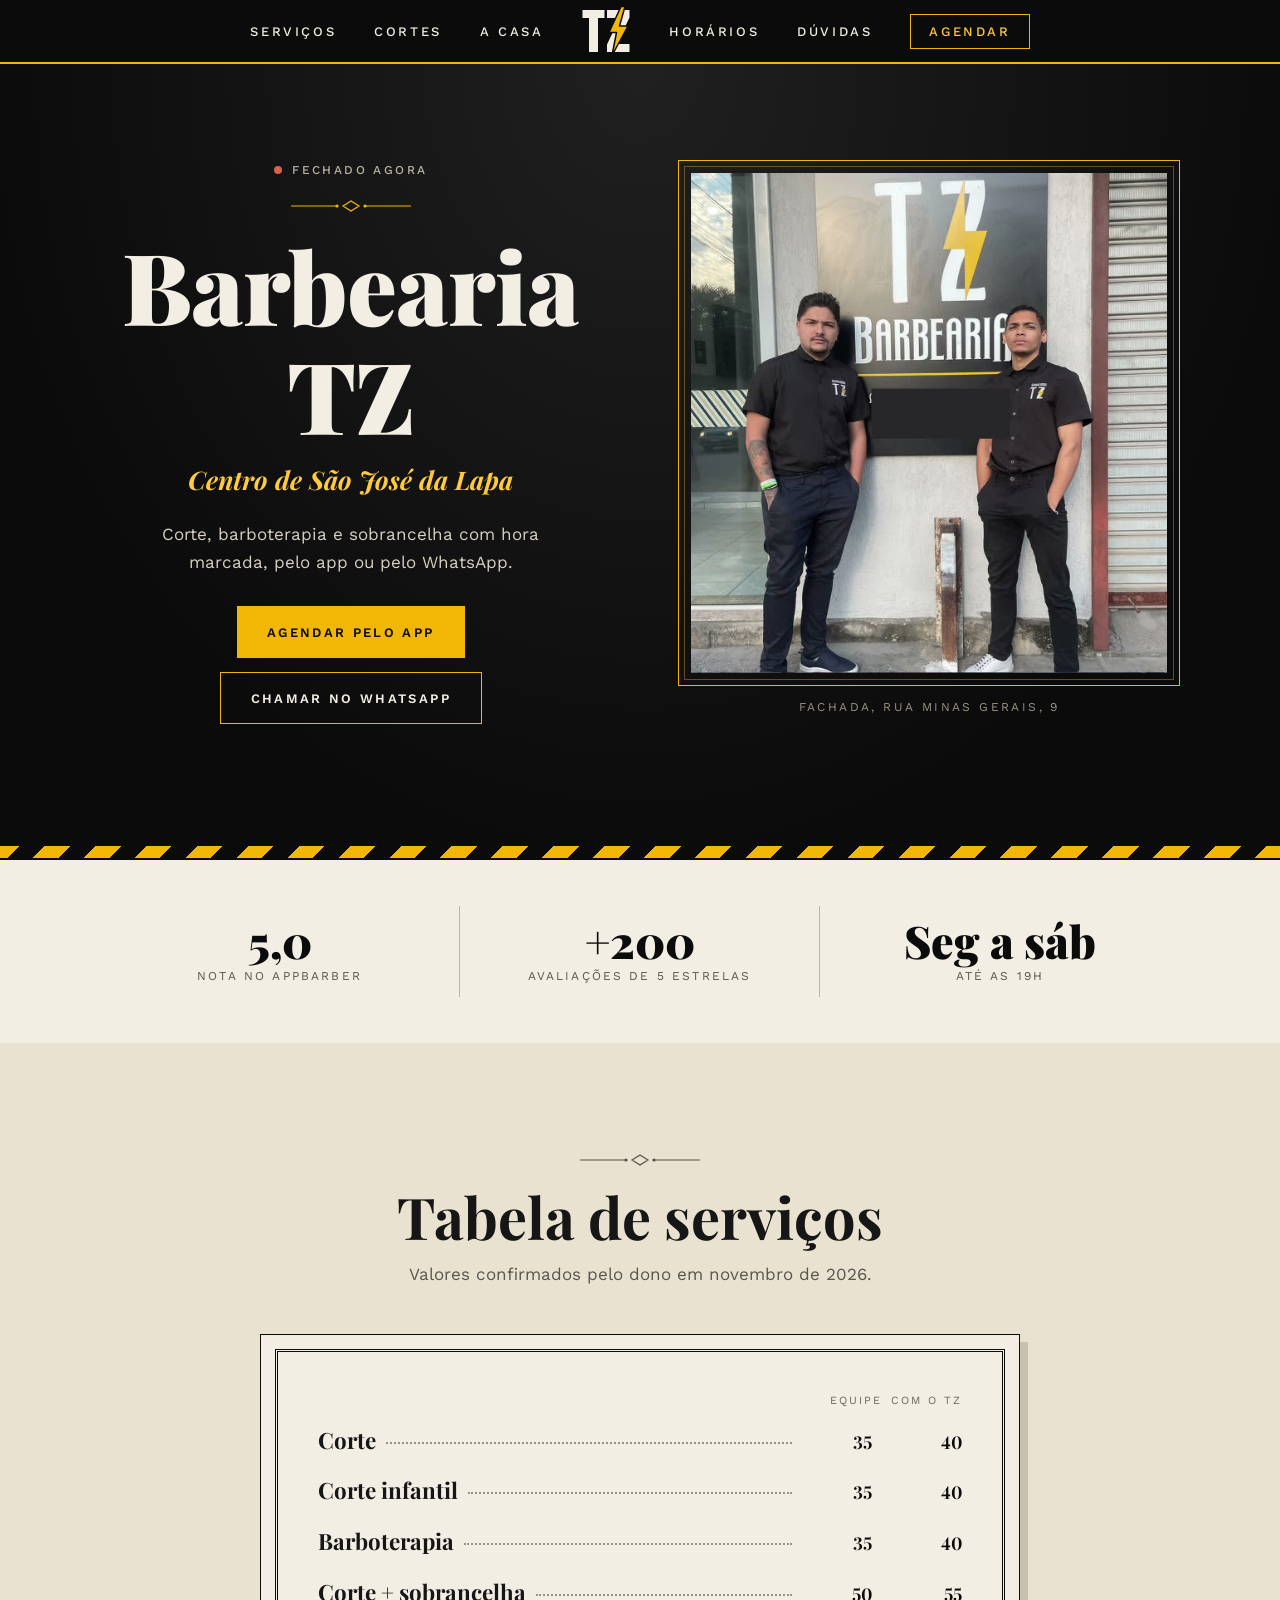
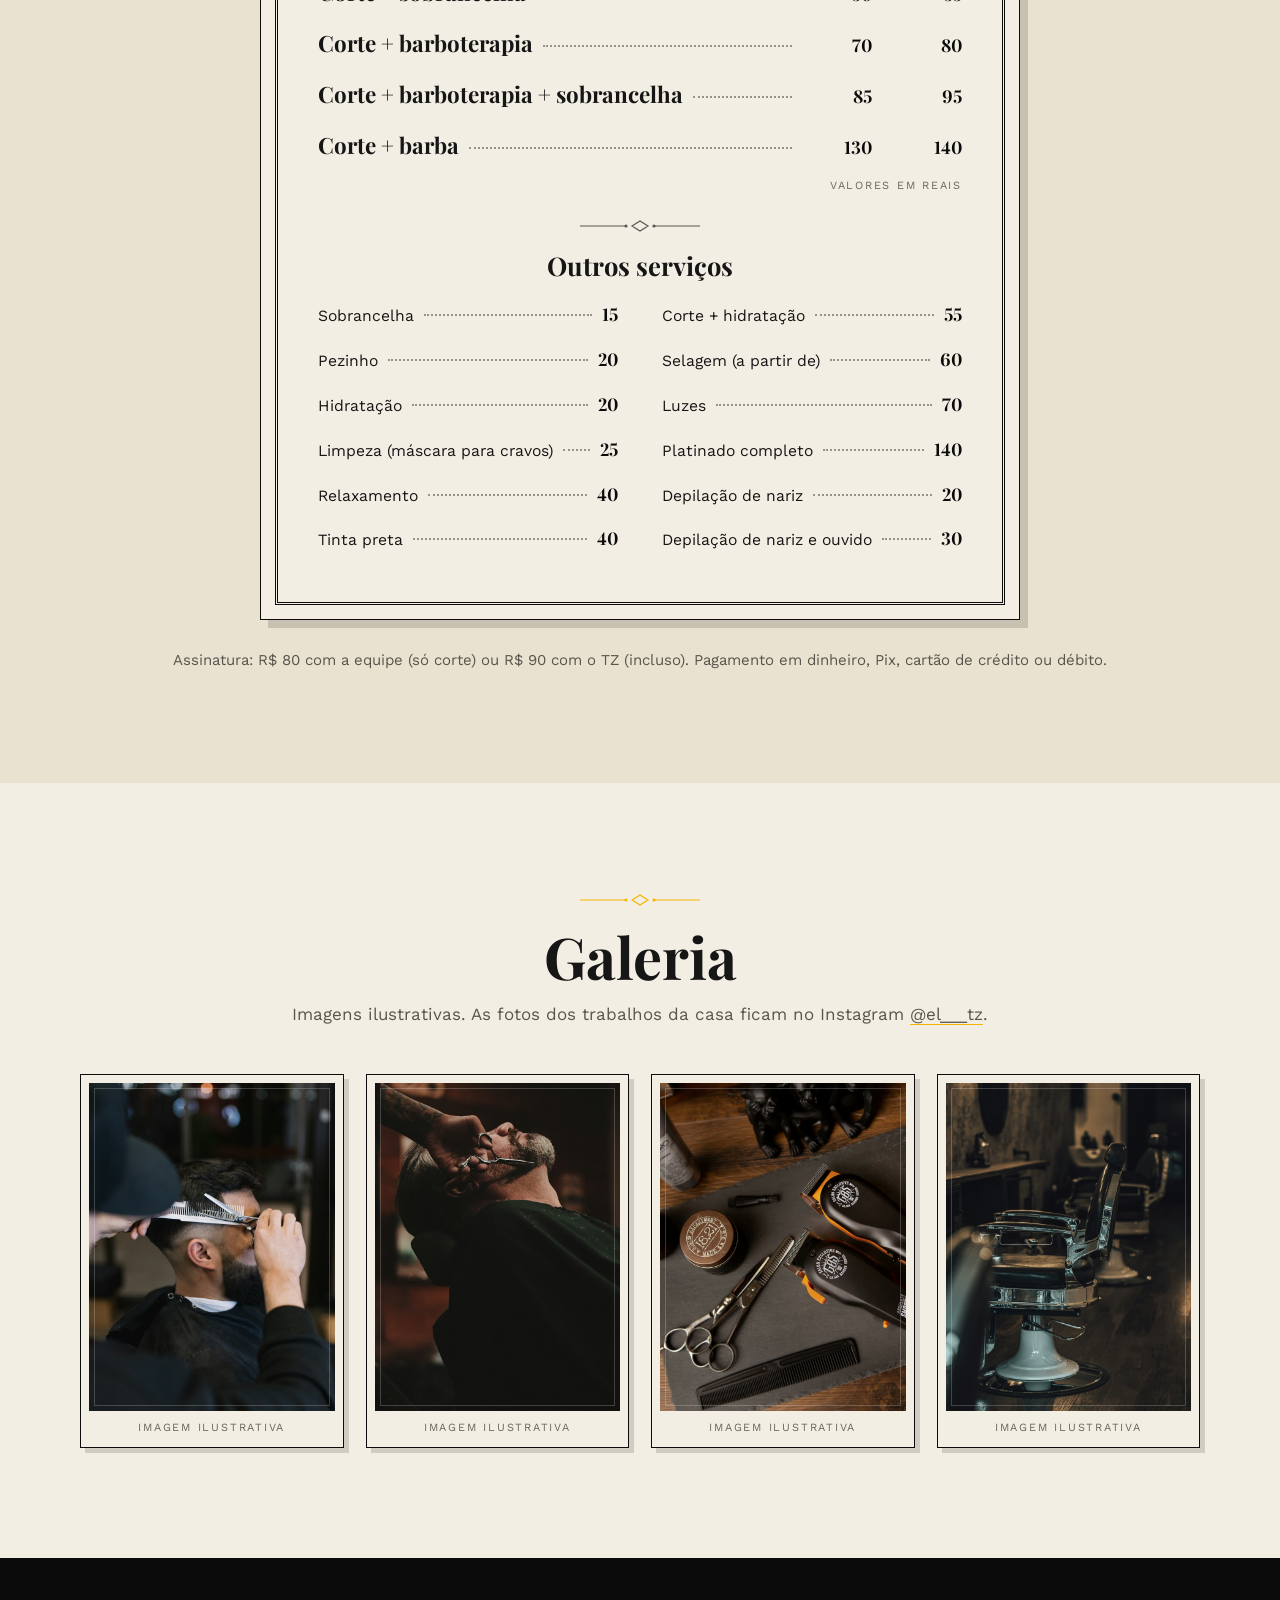
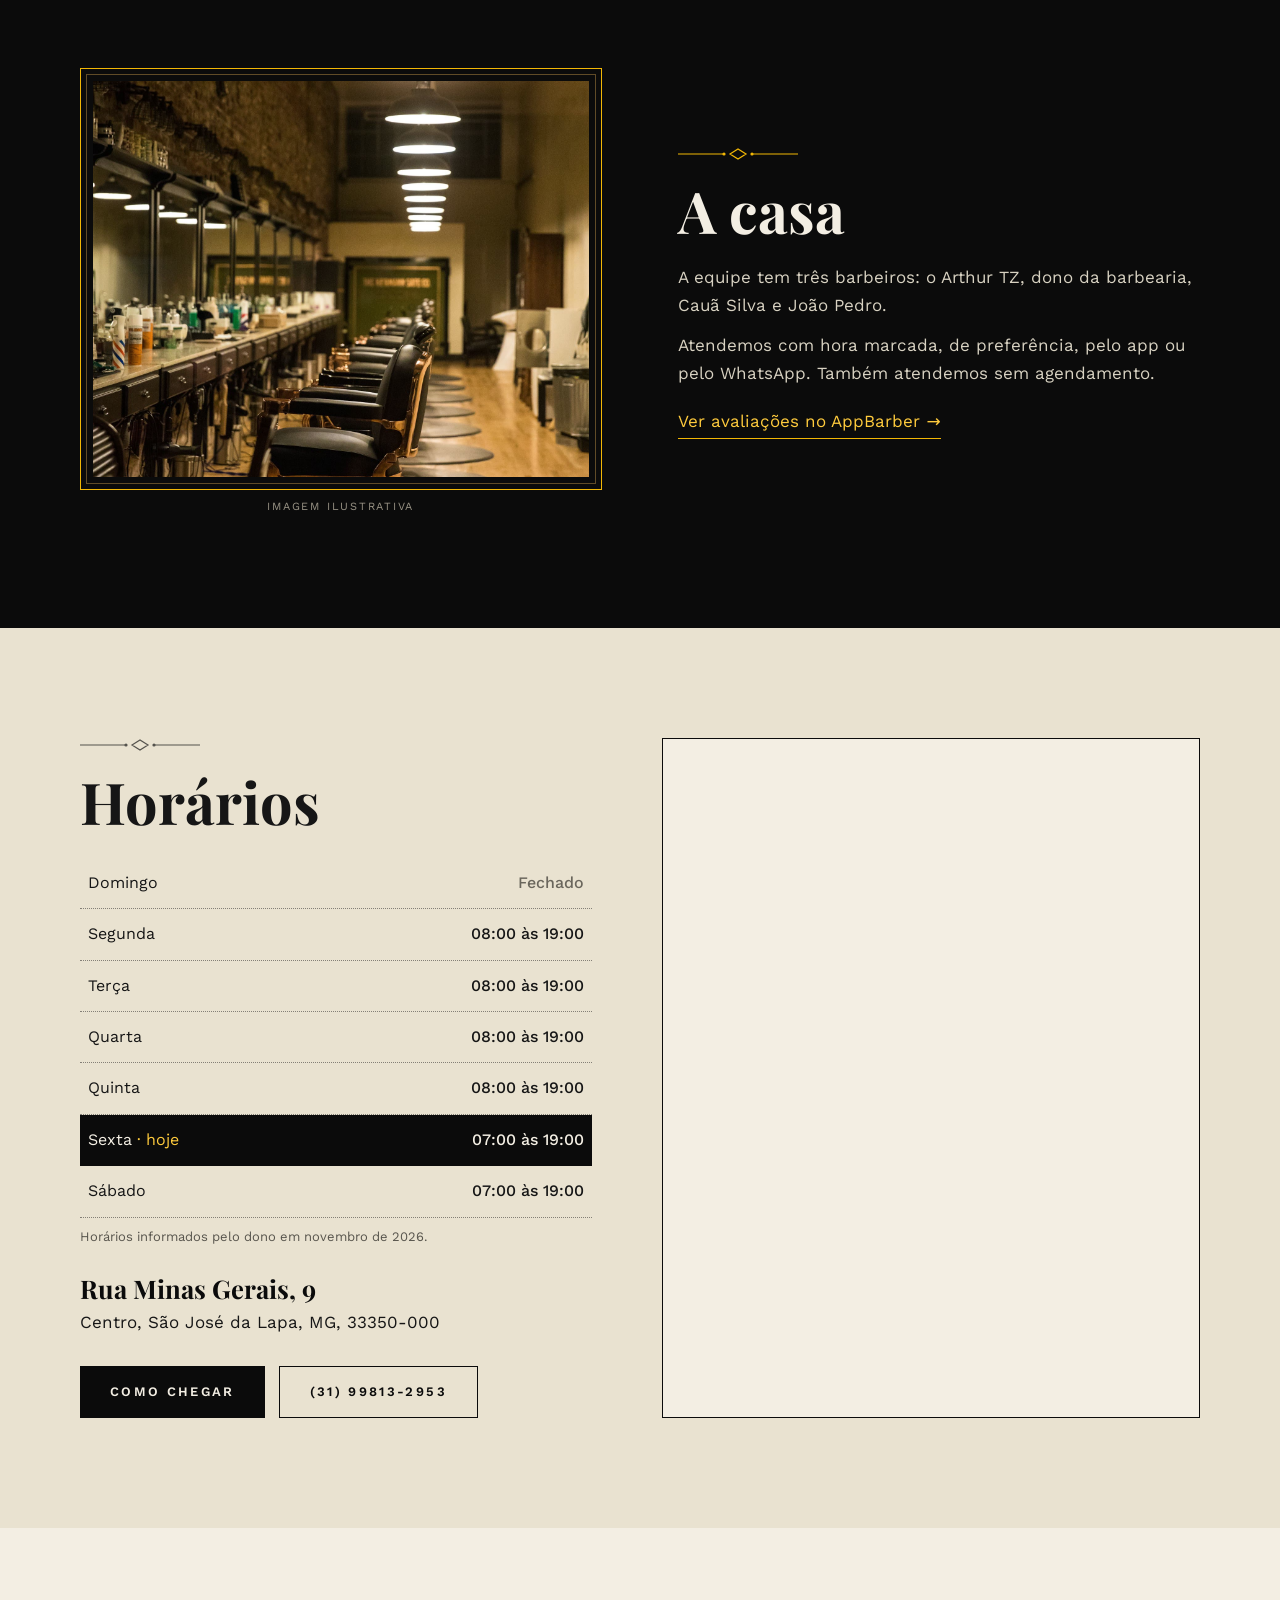
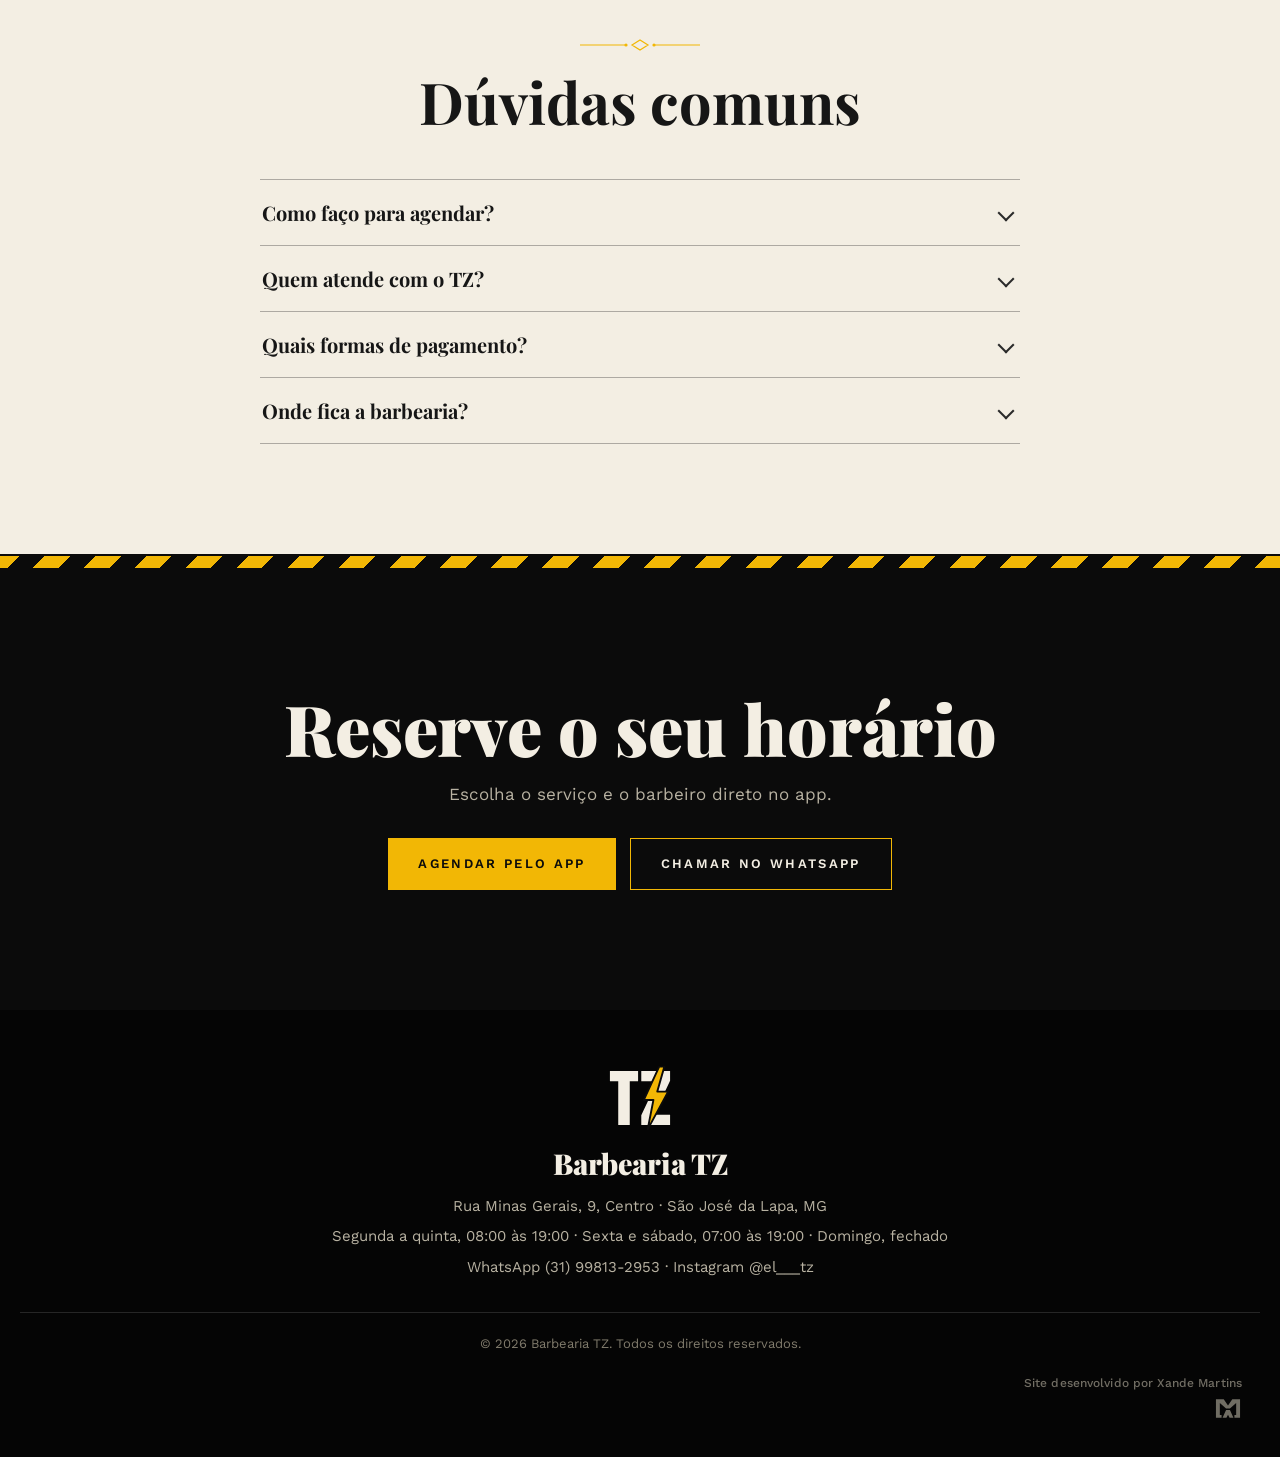
<file: 1-tradicao/index.html>
<!doctype html>
<html lang="pt-BR">
<head>
<meta charset="utf-8">
<meta name="viewport" content="width=device-width, initial-scale=1">
<title>Barbearia TZ | Barbearia em São José da Lapa</title>
<meta name="description" content="Barbearia TZ, no Centro de São José da Lapa (MG). Corte, barboterapia e sobrancelha com hora marcada pelo app ou pelo WhatsApp.">
<meta name="robots" content="noindex, nofollow">
<meta name="theme-color" content="#0b0b0b">
<meta property="og:title" content="Barbearia TZ | São José da Lapa">
<meta property="og:description" content="Corte, barba e sobrancelha com hora marcada.">
<meta property="og:image" content="og.png">
<link rel="icon" href="favicon.svg" type="image/svg+xml">
<link rel="apple-touch-icon" href="apple-touch-icon.png">
<link rel="preload" href="fonts/playfair-display-latin-700-normal.woff2" as="font" type="font/woff2" crossorigin>
<link rel="preload" href="fonts/work-sans-latin-400-normal.woff2" as="font" type="font/woff2" crossorigin>
<link rel="stylesheet" href="style.css">
</head>
<body>
<svg width="0" height="0" style="position:absolute" aria-hidden="true">
  <symbol id="tz" viewBox="0 0 100 100">
    <path fill="currentColor" d="M3 8H47V24H34V92H16V24H3Z"/>
    <path fill="currentColor" d="M52 8H97V23L72 76H97V92H52V77L77 24H52Z"/>
    <path fill="#f2b705" stroke="#0b0b0b" stroke-width="3" stroke-linejoin="round" d="M80 1L56 53H71L62 99L94 40H77L88 1Z"/>
  </symbol>
  <symbol id="orn" viewBox="0 0 120 14"><path fill="none" stroke="currentColor" stroke-width="1.2" d="M0 7H46M74 7H120M52 7l8-5 8 5-8 5z"/><circle cx="46" cy="7" r="1.6" fill="currentColor"/><circle cx="74" cy="7" r="1.6" fill="currentColor"/></symbol>
</svg>


<header class="topo">
  <nav class="nav" aria-label="Principal">
    <a href="#servicos">Serviços</a>
    <a href="#cortes">Cortes</a>
    <a href="#casa">A casa</a>
    <a class="marca" href="#inicio" aria-label="Barbearia TZ, início"><svg class="marca-tz" aria-hidden="true"><use href="#tz"/></svg></a>
    <a href="#horarios">Horários</a>
    <a href="#perguntas">Dúvidas</a>
    <a class="nav-cta" href="https://sites.appbarber.com.br/barbeariatz" target="_blank" rel="noopener">Agendar</a>
  </nav>
  <a class="marca marca-m" href="#inicio" aria-label="Barbearia TZ, início"><svg class="marca-tz" aria-hidden="true"><use href="#tz"/></svg><span>Barbearia TZ</span></a>
  <button class="menu-btn" type="button" aria-label="Abrir menu" aria-expanded="false"><span></span><span></span></button>
</header>

<main id="inicio">

<section class="hero">
  <div class="hero-in">
    <p class="aberto" data-aberto><i></i><span class="txt">Horário</span></p>
    <svg class="orn" aria-hidden="true"><use href="#orn"/></svg>
    <h1>Barbearia TZ</h1>
    <p class="sub">Centro de São José da Lapa</p>
    <p class="lead">Corte, barboterapia e sobrancelha com hora marcada, pelo app ou pelo WhatsApp.</p>
    <div class="acoes">
      <a class="btn btn-lt" href="https://sites.appbarber.com.br/barbeariatz" target="_blank" rel="noopener">Agendar pelo app</a>
      <a class="btn btn-ln" data-wa href="#">Chamar no WhatsApp</a>
    </div>
  </div>
  <figure class="quadro">
    <div class="quadro-in"><img src="img/dupla.jpg" alt="Dois barbeiros da Barbearia TZ uniformizados em frente à fachada da loja" width="1200" height="1200" fetchpriority="high"></div>
    <figcaption>Fachada, Rua Minas Gerais, 9</figcaption>
  </figure>
</section>

<div class="poste" aria-hidden="true"></div>

<section class="selos" aria-label="Destaques">
  <div class="selo rv"><b>5,0</b><span>nota no AppBarber</span></div>
  <div class="selo rv"><b>+200</b><span>avaliações de 5 estrelas</span></div>
  <div class="selo rv"><b>Seg a sáb</b><span>até as 19h</span></div>
</section>

<section class="sec creme" id="servicos">
  <div class="cab rv">
    <svg class="orn esc" aria-hidden="true"><use href="#orn"/></svg>
    <h2>Tabela de serviços</h2>
    <p>Valores confirmados pelo dono em novembro de 2026.</p>
  </div>
  <div class="cartao rv">
    <div class="cartao-in">
      <div class="col-cab"><span></span><span>Equipe</span><span>Com o TZ</span></div>
      <div class="lin"><span>Corte</span><i></i><b>35</b><b>40</b></div>
      <div class="lin"><span>Corte infantil</span><i></i><b>35</b><b>40</b></div>
      <div class="lin"><span>Barboterapia</span><i></i><b>35</b><b>40</b></div>
      <div class="lin"><span>Corte + sobrancelha</span><i></i><b>50</b><b>55</b></div>
      <div class="lin"><span>Corte + barboterapia</span><i></i><b>70</b><b>80</b></div>
      <div class="lin"><span>Corte + barboterapia + sobrancelha</span><i></i><b>85</b><b>95</b></div>
      <div class="lin"><span>Corte + barba</span><i></i><b>130</b><b>140</b></div>
      <p class="rs">Valores em reais</p>
      <svg class="orn esc" aria-hidden="true"><use href="#orn"/></svg>
      <h3>Outros serviços</h3>
      <ul class="duas-col">
        <li><span>Sobrancelha</span><i></i><b>15</b></li>
        <li><span>Pezinho</span><i></i><b>20</b></li>
        <li><span>Hidratação</span><i></i><b>20</b></li>
        <li><span>Limpeza (máscara para cravos)</span><i></i><b>25</b></li>
        <li><span>Relaxamento</span><i></i><b>40</b></li>
        <li><span>Tinta preta</span><i></i><b>40</b></li>
        <li><span>Corte + hidratação</span><i></i><b>55</b></li>
        <li><span>Selagem (a partir de)</span><i></i><b>60</b></li>
        <li><span>Luzes</span><i></i><b>70</b></li>
        <li><span>Platinado completo</span><i></i><b>140</b></li>
        <li><span>Depilação de nariz</span><i></i><b>20</b></li>
        <li><span>Depilação de nariz e ouvido</span><i></i><b>30</b></li>
      </ul>
    </div>
  </div>
  <p class="nota rv">Assinatura: R$ 80 com a equipe (só corte) ou R$ 90 com o TZ (incluso). Pagamento em dinheiro, Pix, cartão de crédito ou débito.</p>
</section>

<section class="sec" id="cortes">
  <div class="cab rv">
    <svg class="orn" aria-hidden="true"><use href="#orn"/></svg>
    <h2>Galeria</h2>
    <p>Imagens ilustrativas. As fotos dos trabalhos da casa ficam no Instagram <a href="https://www.instagram.com/el___tz/" target="_blank" rel="noopener">@el___tz</a>.</p>
  </div>
  <div class="molduras">
    <figure class="rv"><img src="img/tesoura.jpg" alt="Barbeiro aparando o cabelo com tesoura e pente" loading="lazy"><figcaption>Imagem ilustrativa</figcaption></figure>
    <figure class="rv"><img src="img/cliente-cadeira.jpg" alt="Cliente com a cabeça inclinada na cadeira durante o acabamento da barba" loading="lazy"><figcaption>Imagem ilustrativa</figcaption></figure>
    <figure class="rv"><img src="img/ferramentas.jpg" alt="Máquinas, tesoura e pente sobre uma bancada" loading="lazy"><figcaption>Imagem ilustrativa</figcaption></figure>
    <figure class="rv"><img src="img/cadeira-preta.jpg" alt="Detalhe de uma cadeira de barbeiro preta e cromada" loading="lazy"><figcaption>Imagem ilustrativa</figcaption></figure>
  </div>
</section>

<section class="sec verde2" id="casa">
  <div class="casa">
    <figure class="casa-foto rv"><div class="quadro-in"><img src="img/luminarias.jpg" alt="Interior de barbearia com cadeiras alinhadas e luminárias no teto" loading="lazy"></div><figcaption>Imagem ilustrativa</figcaption></figure>
    <div class="casa-txt rv">
      <svg class="orn" aria-hidden="true"><use href="#orn"/></svg>
      <h2>A casa</h2>
      <p>A equipe tem três barbeiros: o Arthur TZ, dono da barbearia, Cauã Silva e João Pedro.</p>
      <p>Atendemos com hora marcada, de preferência, pelo app ou pelo WhatsApp. Também atendemos sem agendamento.</p>
      <a class="link" href="https://sites.appbarber.com.br/barbeariatz" target="_blank" rel="noopener">Ver avaliações no AppBarber</a>
    </div>
  </div>
</section>

<section class="sec creme" id="horarios">
  <div class="hor-grid">
    <div class="rv">
      <svg class="orn esc" aria-hidden="true"><use href="#orn"/></svg>
      <h2>Horários</h2>
      <ul class="hor">
        <li class="off"><span>Domingo</span><b>Fechado</b></li>
        <li data-dia="1"><span>Segunda</span><b>08:00 às 19:00</b></li>
        <li data-dia="2"><span>Terça</span><b>08:00 às 19:00</b></li>
        <li data-dia="3"><span>Quarta</span><b>08:00 às 19:00</b></li>
        <li data-dia="4"><span>Quinta</span><b>08:00 às 19:00</b></li>
        <li data-dia="5"><span>Sexta</span><b>07:00 às 19:00</b></li>
        <li data-dia="6"><span>Sábado</span><b>07:00 às 19:00</b></li>
      </ul>
      <p class="peq">Horários informados pelo dono em novembro de 2026.</p>
      <address><b>Rua Minas Gerais, 9</b>Centro, São José da Lapa, MG, 33350-000</address>
      <div class="acoes">
        <a class="btn btn-vd" href="https://www.google.com/maps/search/?api=1&amp;query=Rua+Minas+Gerais+9+Centro+S%C3%A3o+Jos%C3%A9+da+Lapa+MG" target="_blank" rel="noopener">Como chegar</a>
        <a class="btn btn-vd-ln" data-wa href="#">(31) 99813-2953</a>
      </div>
    </div>
    <div class="mapa rv"><iframe title="Mapa da Barbearia TZ" loading="lazy" referrerpolicy="no-referrer-when-downgrade" src="https://maps.google.com/maps?q=Rua%20Minas%20Gerais%209%20S%C3%A3o%20Jos%C3%A9%20da%20Lapa%20MG&amp;output=embed"></iframe></div>
  </div>
</section>

<section class="sec" id="perguntas">
  <div class="cab rv"><svg class="orn" aria-hidden="true"><use href="#orn"/></svg><h2>Dúvidas comuns</h2></div>
  <div class="faq rv">
    <details><summary>Como faço para agendar?</summary><div><p>Pelo app ou site do AppBarber (botão “Agendar pelo app”) ou chamando no WhatsApp (31) 99813-2953.</p></div></details>
    <details><summary>Quem atende com o TZ?</summary><div><p>O atendimento é feito pelo Arthur TZ, dono da barbearia.</p></div></details>
    <details><summary>Quais formas de pagamento?</summary><div><p>Dinheiro, Pix, cartão de crédito e cartão de débito.</p></div></details>
    <details><summary>Onde fica a barbearia?</summary><div><p>Rua Minas Gerais, 9, Centro, em São José da Lapa (MG).</p></div></details>
  </div>
</section>

<div class="poste" aria-hidden="true"></div>
<section class="fecho">
  <h2>Reserve o seu horário</h2>
  <p>Escolha o serviço e o barbeiro direto no app.</p>
  <div class="acoes">
    <a class="btn btn-lt" href="https://sites.appbarber.com.br/barbeariatz" target="_blank" rel="noopener">Agendar pelo app</a>
    <a class="btn btn-ln" data-wa href="#">Chamar no WhatsApp</a>
  </div>
</section>
</main>

<footer class="rodape">
  <svg class="marca-tz grande" aria-hidden="true"><use href="#tz"/></svg>
  <p class="rod-nome">Barbearia TZ</p>
  <p>Rua Minas Gerais, 9, Centro · São José da Lapa, MG</p>
  <p>Segunda a quinta, 08:00 às 19:00 · Sexta e sábado, 07:00 às 19:00 · Domingo, fechado</p>
  <p><a data-wa href="#">WhatsApp (31) 99813-2953</a> · <a href="https://www.instagram.com/el___tz/" target="_blank" rel="noopener">Instagram @el___tz</a></p>
  <p class="rod-fim">© <span data-ano>2026</span> Barbearia TZ. Todos os direitos reservados.</p>
<a class="xm-logo" href="https://xandemartinsc.pages.dev/" aria-label="Site desenvolvido por Xande Martins. Ver portfólio"><span>Site desenvolvido por Xande Martins</span><svg viewBox="0 0 288 256" width="28" height="25" aria-hidden="true" focusable="false"><path fill="currentColor" d="M20 32H100L144 98L188 32H268V224H210V194H228V72L164 128H124L60 72V194H78V224H20Z"/><path fill="currentColor" d="M124 144H164L200 224H160L144 192L128 224H88Z"/></svg></a>
</footer>

<script src="comum.js" defer></script>
</body>
</html>
</file>
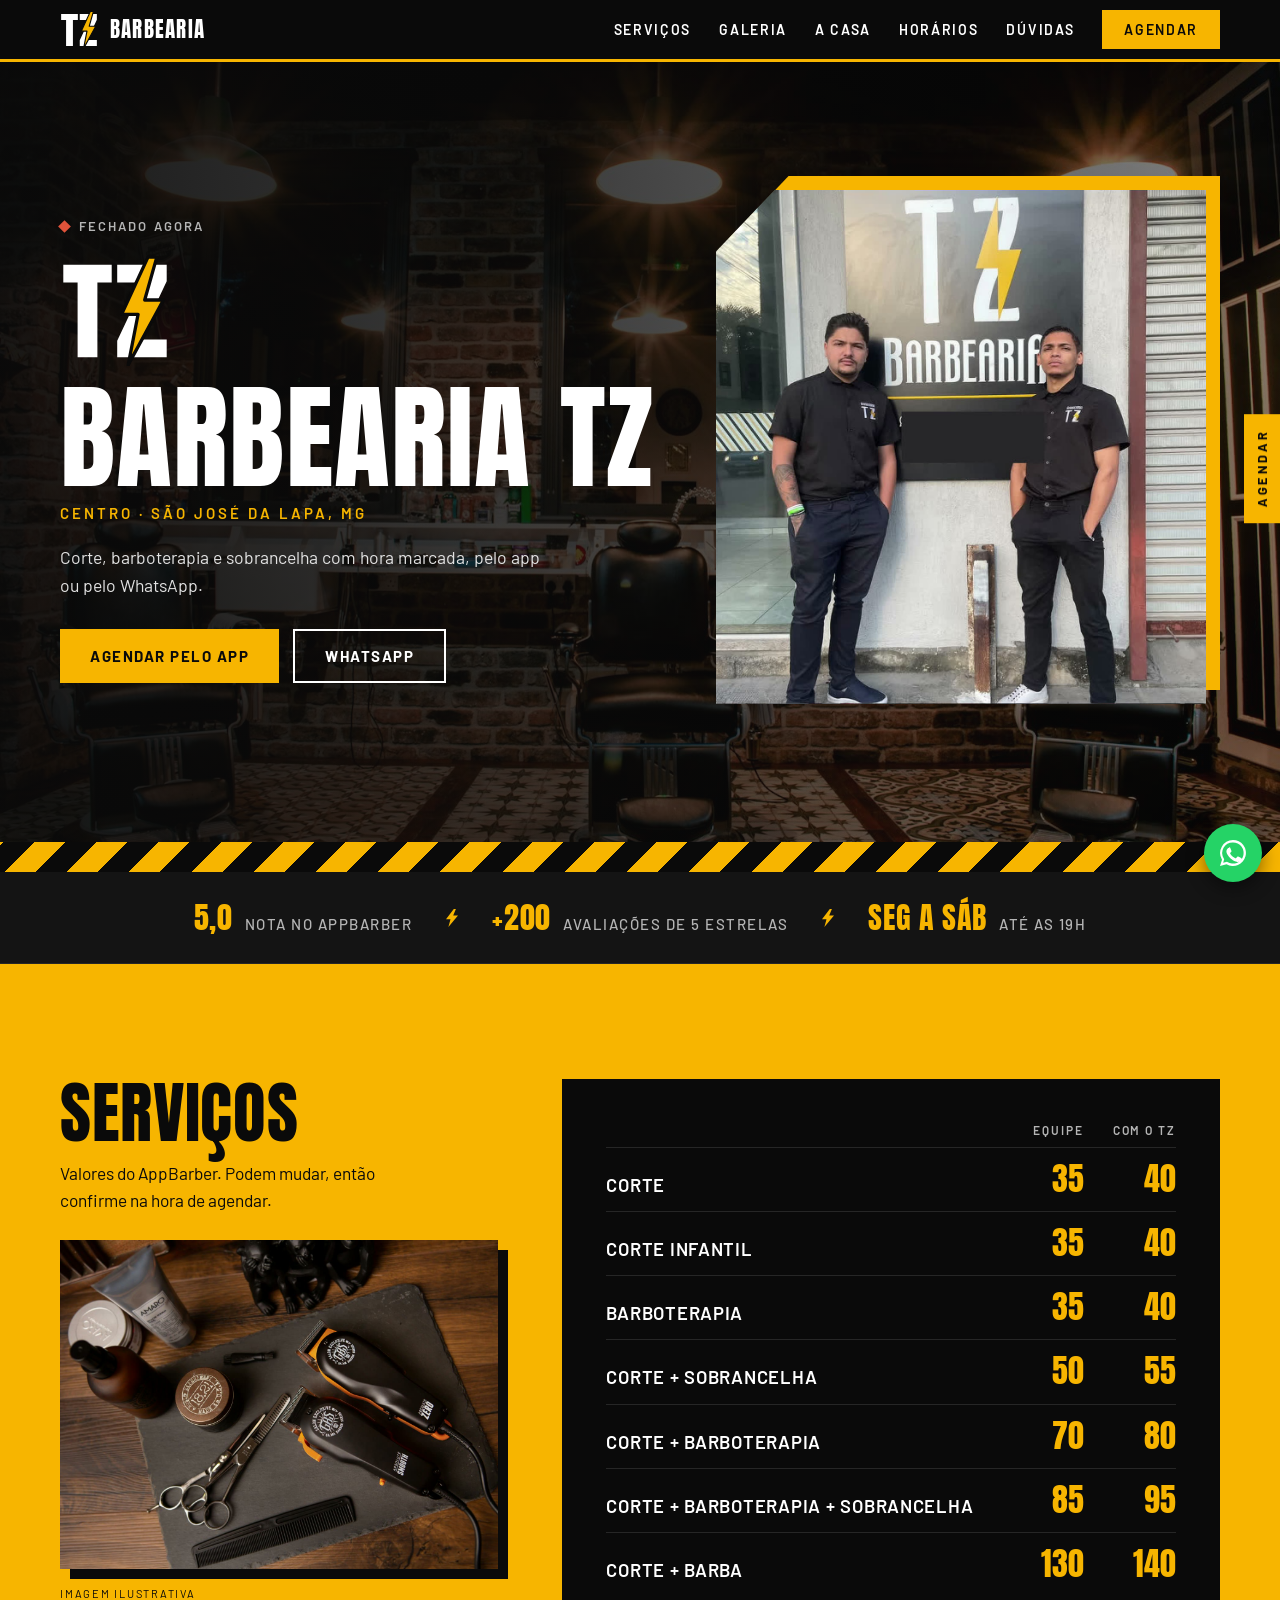
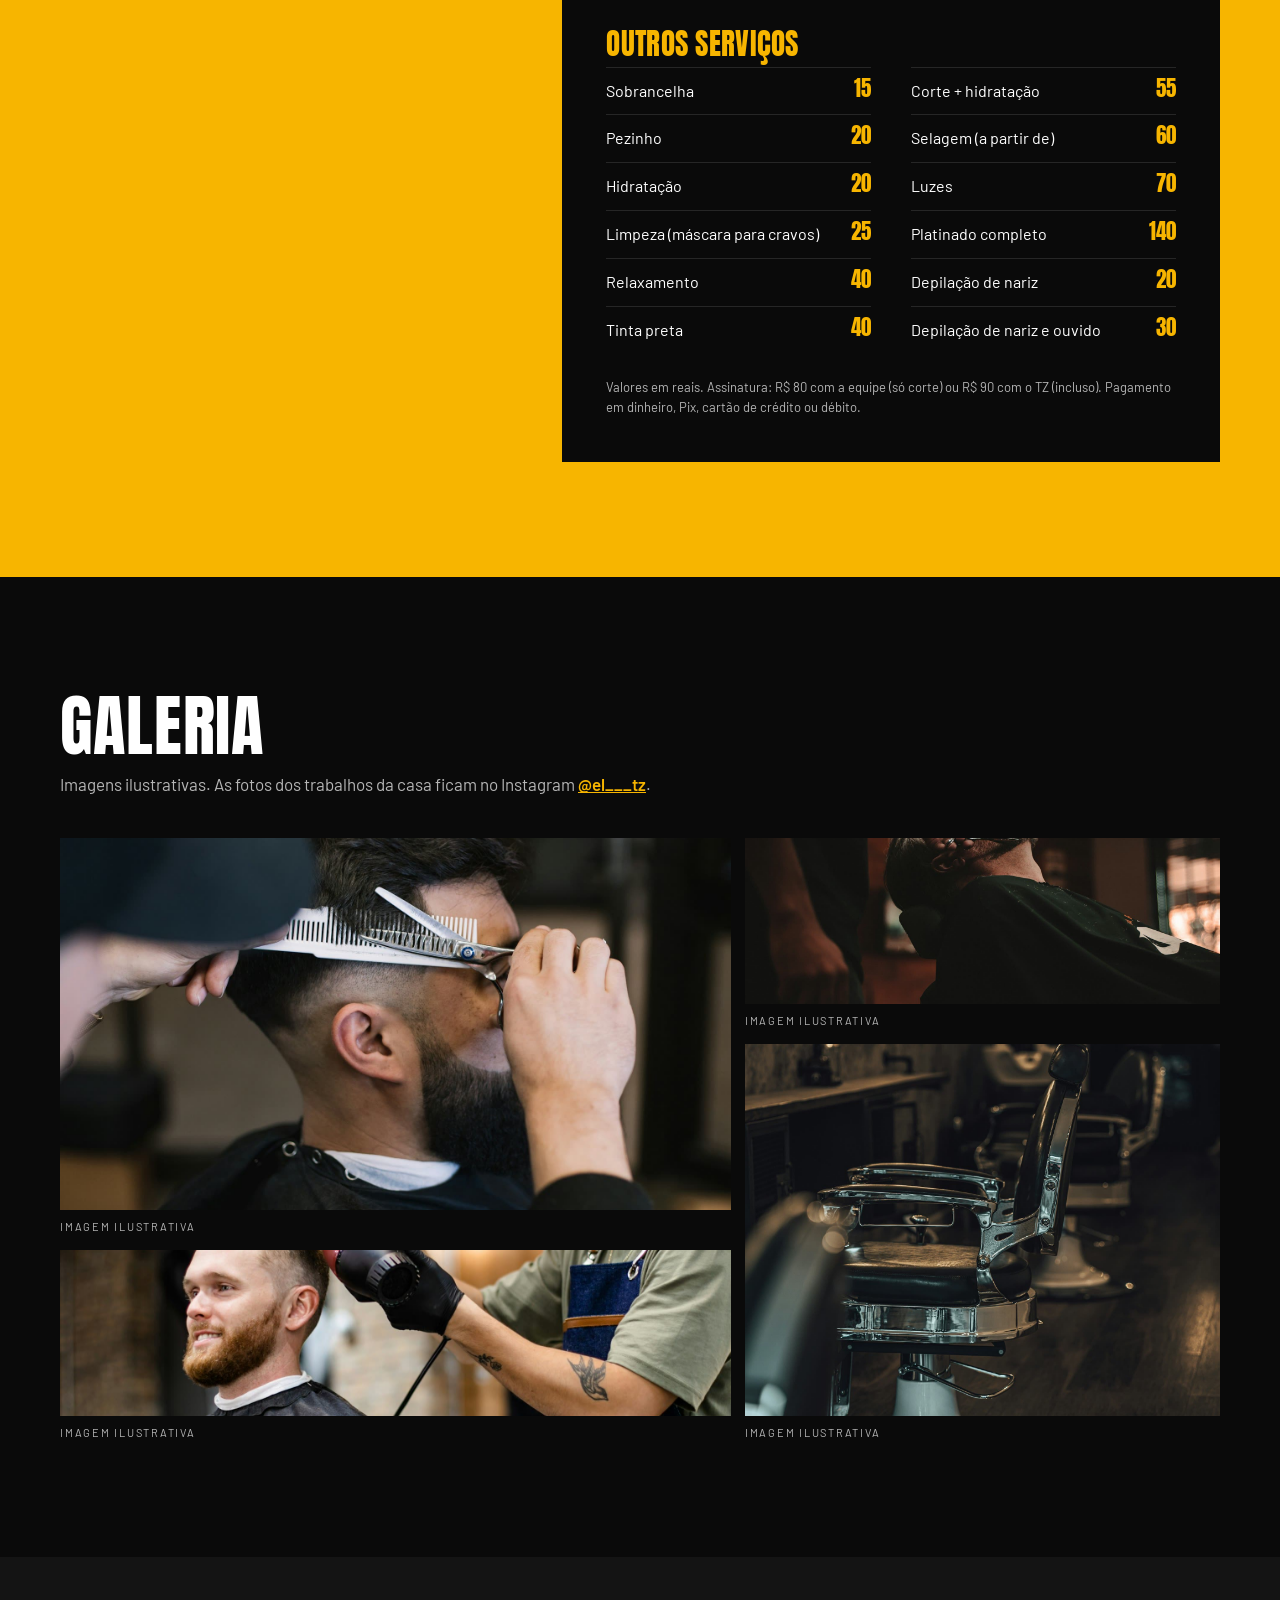
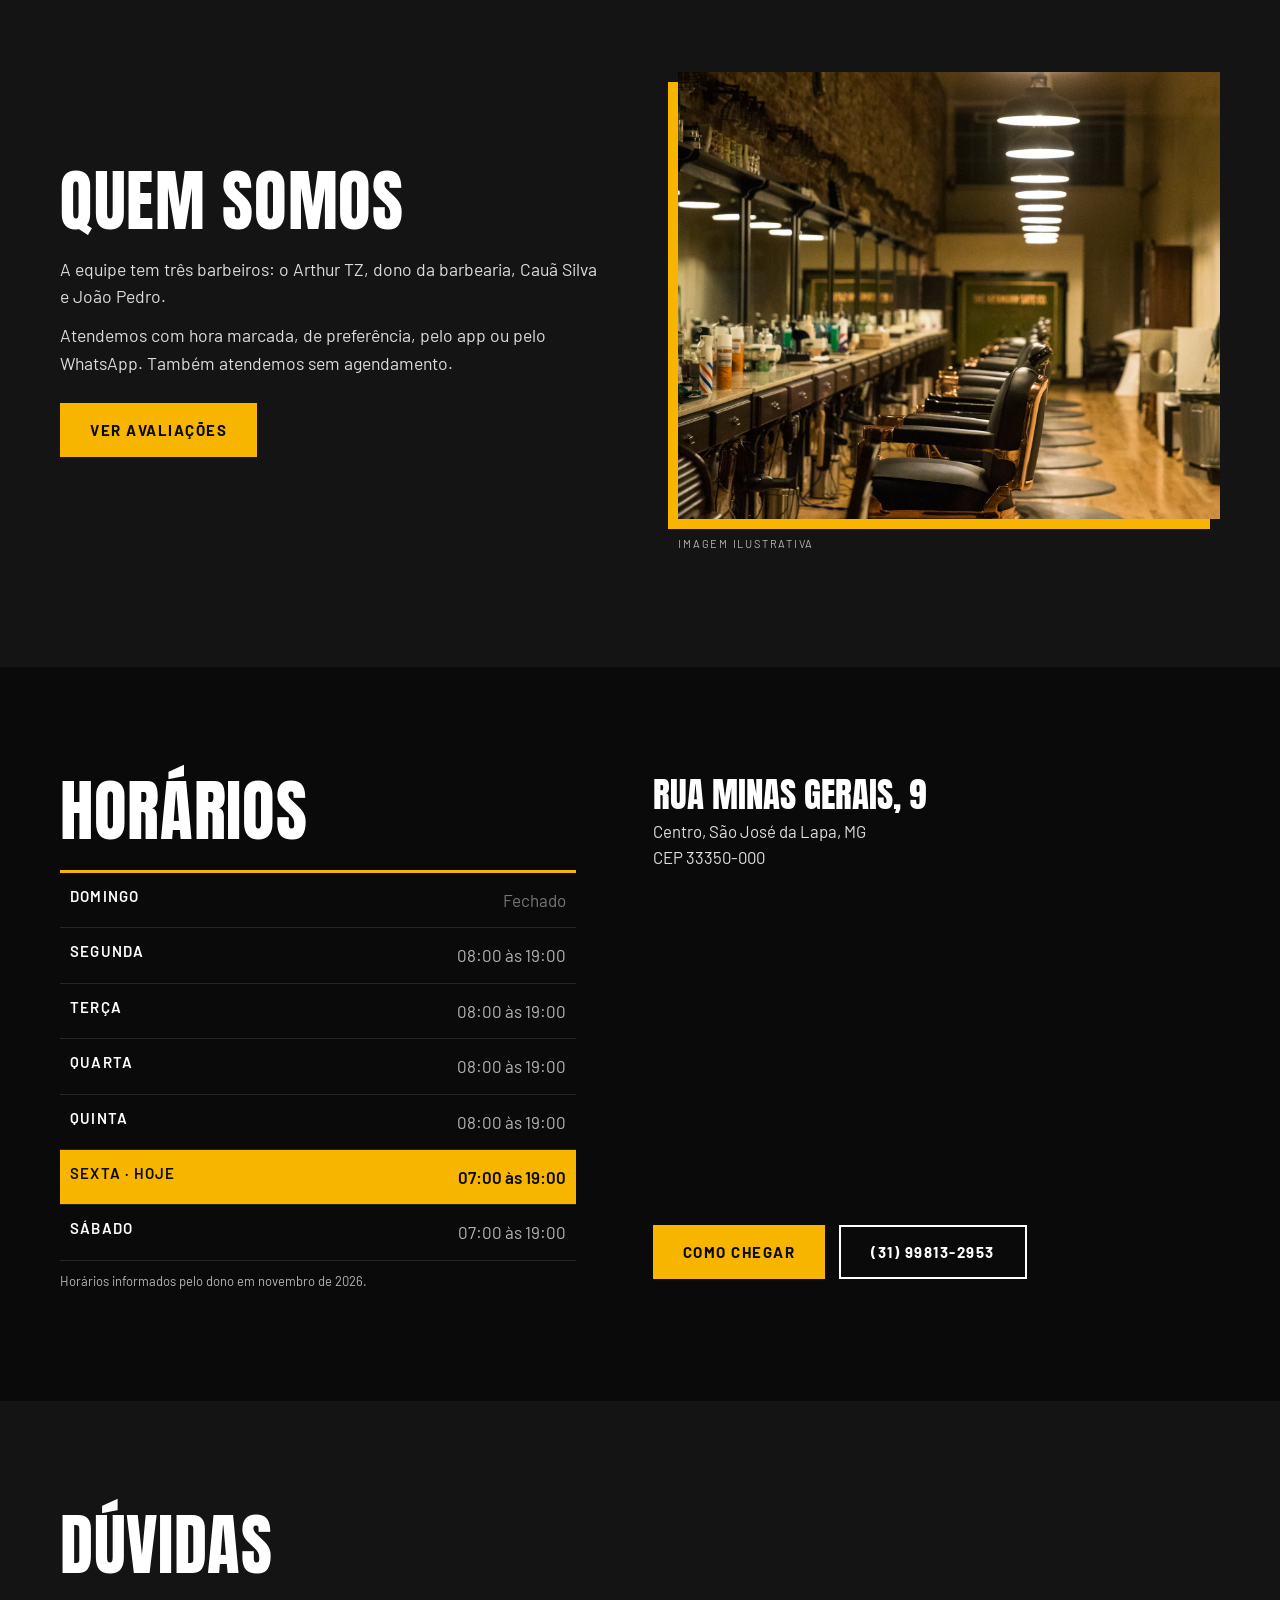
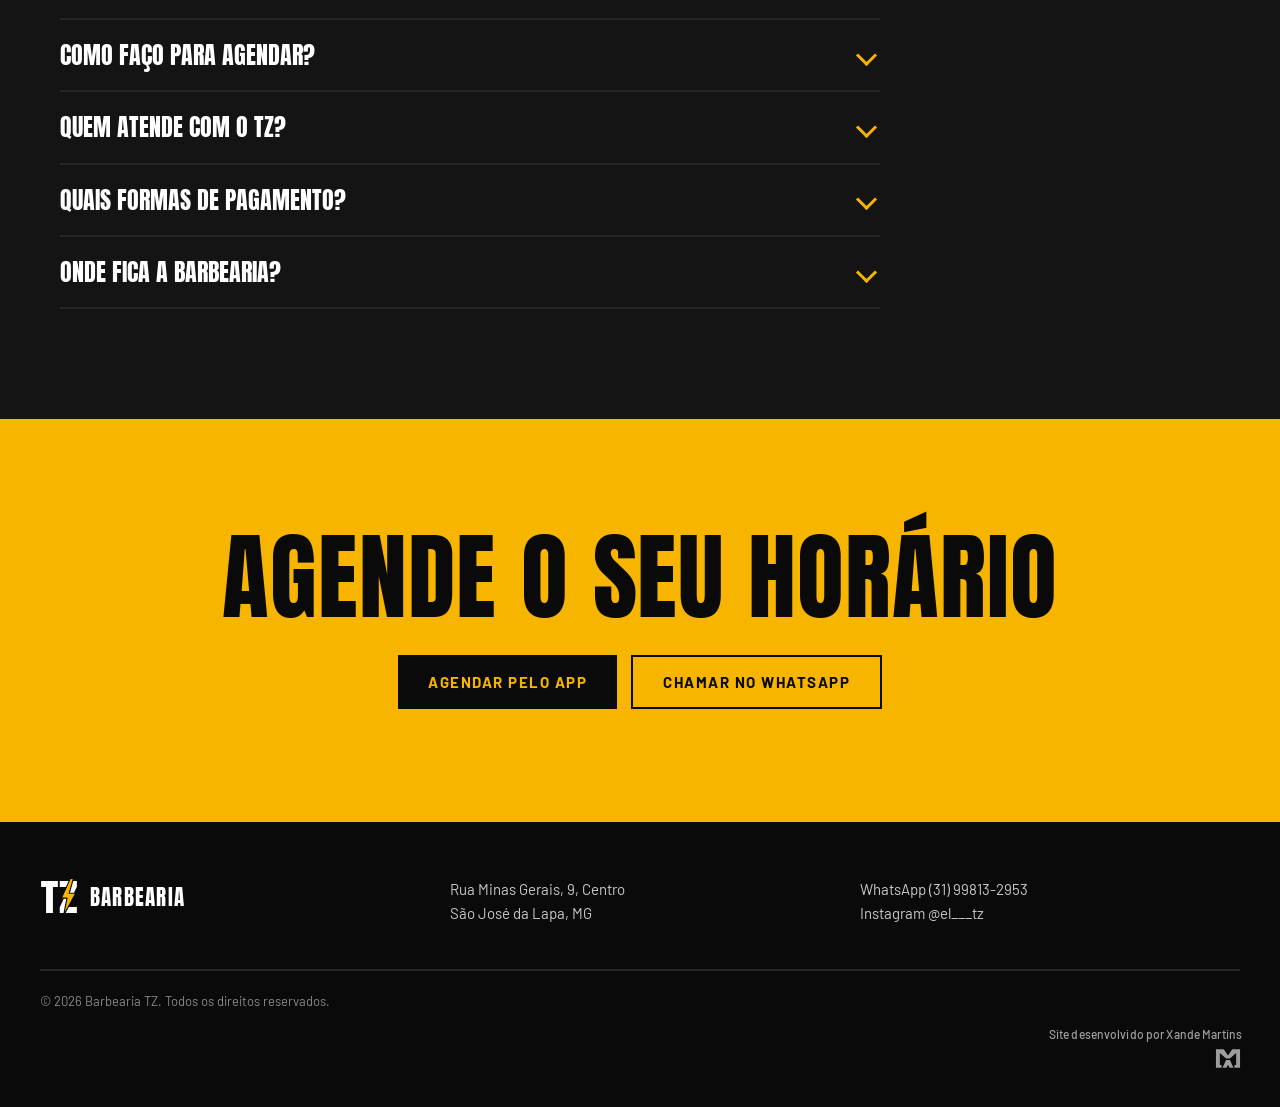
<file: 2-raio/index.html>
<!doctype html>
<html lang="pt-BR">
<head>
<meta charset="utf-8">
<meta name="viewport" content="width=device-width, initial-scale=1">
<title>Barbearia TZ | Barbearia em São José da Lapa</title>
<meta name="description" content="Barbearia TZ, no Centro de São José da Lapa (MG). Corte, barboterapia e sobrancelha com hora marcada pelo app ou pelo WhatsApp.">
<meta name="robots" content="noindex, nofollow">
<meta name="theme-color" content="#0a0a0a">
<meta property="og:title" content="Barbearia TZ | São José da Lapa">
<meta property="og:description" content="Corte, barba e sobrancelha com hora marcada.">
<meta property="og:image" content="og.png">
<link rel="icon" href="favicon.svg" type="image/svg+xml">
<link rel="apple-touch-icon" href="apple-touch-icon.png">
<link rel="preload" href="fonts/anton-latin-400-normal.woff2" as="font" type="font/woff2" crossorigin>
<link rel="preload" href="fonts/barlow-latin-500-normal.woff2" as="font" type="font/woff2" crossorigin>
<link rel="stylesheet" href="style.css">
</head>
<body>
<svg width="0" height="0" style="position:absolute" aria-hidden="true">
  <symbol id="tz" viewBox="0 0 100 100">
    <path fill="currentColor" d="M3 8H47V24H34V92H16V24H3Z"/>
    <path fill="currentColor" d="M52 8H97V23L72 76H97V92H52V77L77 24H52Z"/>
    <path fill="#f7b500" stroke="#0a0a0a" stroke-width="3" stroke-linejoin="round" d="M80 1L56 53H71L62 99L94 40H77L88 1Z"/>
  </symbol>
  <symbol id="raio" viewBox="0 0 40 60"><path fill="currentColor" d="M26 0L0 34H15L8 60L40 22H24L33 0Z"/></symbol>
  <symbol id="zap" viewBox="0 0 32 32"><path fill="currentColor" d="M16 3a13 13 0 0 0-11 19.7L3 29l6.5-1.7A13 13 0 1 0 16 3zm0 2.4a10.6 10.6 0 1 1-5.6 19.6l-.4-.2-3.8 1 1-3.7-.3-.4A10.6 10.6 0 0 1 16 5.4zm-4.3 5.5c-.3 0-.7.1-1 .5-.4.4-1.3 1.3-1.3 3.1s1.4 3.6 1.5 3.8c.2.2 2.6 4.1 6.4 5.6 3.2 1.2 3.8 1 4.5.9.7-.1 2.2-.9 2.5-1.8.3-.9.3-1.6.2-1.8-.1-.2-.4-.3-.8-.5l-2.5-1.2c-.3-.1-.6-.2-.9.2l-1.1 1.4c-.2.3-.5.3-.9.1-.4-.2-1.6-.6-3-1.9-1.100-1-1.900-2.300-2.100-2.700-.2-.4 0-.6.2-.8l.6-.7c.2-.2.3-.4.4-.7.1-.3 0-.5 0-.7l-1.100-2.700c-.3-.7-.6-.7-.9-.7z"/></symbol>
</svg>


<header class="topo">
  <a class="marca" href="#inicio" aria-label="Barbearia TZ, início">
    <svg class="marca-tz" aria-hidden="true"><use href="#tz"/></svg>
    <span>Barbearia</span>
  </a>
  <nav class="nav" aria-label="Principal">
    <a href="#servicos">Serviços</a>
    <a href="#galeria">Galeria</a>
    <a href="#casa">A casa</a>
    <a href="#horarios">Horários</a>
    <a href="#perguntas">Dúvidas</a>
    <a class="nav-cta" href="https://sites.appbarber.com.br/barbeariatz" target="_blank" rel="noopener">Agendar</a>
  </nav>
  <button class="menu-btn" type="button" aria-label="Abrir menu" aria-expanded="false"><span></span><span></span></button>
</header>

<a class="aba" href="https://sites.appbarber.com.br/barbeariatz" target="_blank" rel="noopener">Agendar</a>
<a class="zap" data-wa href="#" aria-label="Chamar no WhatsApp"><svg aria-hidden="true"><use href="#zap"/></svg></a>

<main id="inicio">

<section class="hero">
  <div class="hero-fundo" aria-hidden="true"></div>
  <div class="hero-in">
    <div class="hero-txt">
      <p class="aberto" data-aberto><i></i><span class="txt">Horário</span></p>
      <svg class="hero-tz" aria-label="TZ"><use href="#tz"/></svg>
      <h1>Barbearia TZ</h1>
      <p class="cidade">Centro · São José da Lapa, MG</p>
      <p class="lead">Corte, barboterapia e sobrancelha com hora marcada, pelo app ou pelo WhatsApp.</p>
      <div class="acoes">
        <a class="btn btn-am" href="https://sites.appbarber.com.br/barbeariatz" target="_blank" rel="noopener">Agendar pelo app</a>
        <a class="btn btn-ln" data-wa href="#">WhatsApp</a>
      </div>
    </div>
    <figure class="hero-foto">
      <img src="img/dupla.jpg" alt="Dois barbeiros da Barbearia TZ em frente à fachada da loja" width="1200" height="1200" fetchpriority="high">
    </figure>
  </div>
</section>

<div class="toldo" aria-hidden="true"></div>

<section class="fatos" aria-label="Destaques">
  <p><b>5,0</b> nota no AppBarber</p>
  <svg aria-hidden="true"><use href="#raio"/></svg>
  <p><b>+200</b> avaliações de 5 estrelas</p>
  <svg aria-hidden="true"><use href="#raio"/></svg>
  <p><b>Seg a sáb</b> até as 19h</p>
</section>

<section class="servicos" id="servicos">
  <div class="wrap serv-grid">
    <div class="serv-lado rv">
      <h2>Serviços</h2>
      <p>Valores do AppBarber. Podem mudar, então confirme na hora de agendar.</p>
      <figure>
        <img src="img/ferramentas.jpg" alt="Máquinas, tesoura e pente sobre uma bancada" loading="lazy">
        <figcaption>Imagem ilustrativa</figcaption>
      </figure>
    </div>
    <div class="quadro rv">
      <div class="q-cab"><span></span><span>Equipe</span><span>Com o TZ</span></div>
      <div class="q-lin"><span>Corte</span><b>35</b><b>40</b></div>
      <div class="q-lin"><span>Corte infantil</span><b>35</b><b>40</b></div>
      <div class="q-lin"><span>Barboterapia</span><b>35</b><b>40</b></div>
      <div class="q-lin"><span>Corte + sobrancelha</span><b>50</b><b>55</b></div>
      <div class="q-lin"><span>Corte + barboterapia</span><b>70</b><b>80</b></div>
      <div class="q-lin"><span>Corte + barboterapia + sobrancelha</span><b>85</b><b>95</b></div>
      <div class="q-lin"><span>Corte + barba</span><b>130</b><b>140</b></div>
      <h3>Outros serviços</h3>
      <ul>
        <li><span>Sobrancelha</span><b>15</b></li>
        <li><span>Pezinho</span><b>20</b></li>
        <li><span>Hidratação</span><b>20</b></li>
        <li><span>Limpeza (máscara para cravos)</span><b>25</b></li>
        <li><span>Relaxamento</span><b>40</b></li>
        <li><span>Tinta preta</span><b>40</b></li>
        <li><span>Corte + hidratação</span><b>55</b></li>
        <li><span>Selagem (a partir de)</span><b>60</b></li>
        <li><span>Luzes</span><b>70</b></li>
        <li><span>Platinado completo</span><b>140</b></li>
        <li><span>Depilação de nariz</span><b>20</b></li>
        <li><span>Depilação de nariz e ouvido</span><b>30</b></li>
      </ul>
      <p class="q-nota">Valores em reais. Assinatura: R$ 80 com a equipe (só corte) ou R$ 90 com o TZ (incluso). Pagamento em dinheiro, Pix, cartão de crédito ou débito.</p>
    </div>
  </div>
</section>

<section class="galeria" id="galeria">
  <div class="wrap">
    <div class="cab rv"><h2>Galeria</h2><p>Imagens ilustrativas. As fotos dos trabalhos da casa ficam no Instagram <a href="https://www.instagram.com/el___tz/" target="_blank" rel="noopener">@el___tz</a>.</p></div>
    <div class="colagem">
      <figure class="g1 rv"><img src="img/tesoura.jpg" alt="Barbeiro aparando o cabelo com tesoura e pente" loading="lazy"><figcaption>Imagem ilustrativa</figcaption></figure>
      <figure class="g2 rv"><img src="img/cliente-cadeira.jpg" alt="Cliente com a cabeça inclinada durante o acabamento da barba" loading="lazy"><figcaption>Imagem ilustrativa</figcaption></figure>
      <figure class="g3 rv"><img src="img/cadeira-preta.jpg" alt="Detalhe de uma cadeira de barbeiro preta e cromada" loading="lazy"><figcaption>Imagem ilustrativa</figcaption></figure>
      <figure class="g4 rv"><img src="img/secador.jpg" alt="Barbeiro secando o cabelo de um cliente" loading="lazy"><figcaption>Imagem ilustrativa</figcaption></figure>
    </div>
  </div>
</section>

<section class="casa" id="casa">
  <div class="wrap casa-grid">
    <div class="casa-txt rv">
      <h2>Quem somos</h2>
      <p>A equipe tem três barbeiros: o Arthur TZ, dono da barbearia, Cauã Silva e João Pedro.</p>
      <p>Atendemos com hora marcada, de preferência, pelo app ou pelo WhatsApp. Também atendemos sem agendamento.</p>
      <a class="btn btn-am" href="https://sites.appbarber.com.br/barbeariatz" target="_blank" rel="noopener">Ver avaliações</a>
    </div>
    <figure class="casa-foto rv">
      <img src="img/luminarias.jpg" alt="Interior de barbearia com cadeiras alinhadas e luminárias no teto" loading="lazy">
      <figcaption>Imagem ilustrativa</figcaption>
    </figure>
  </div>
</section>

<section class="horarios" id="horarios">
  <div class="wrap hor-grid">
    <div class="rv">
      <h2>Horários</h2>
      <ul class="hor">
        <li class="off"><span>Domingo</span><b>Fechado</b></li>
        <li data-dia="1"><span>Segunda</span><b>08:00 às 19:00</b></li>
        <li data-dia="2"><span>Terça</span><b>08:00 às 19:00</b></li>
        <li data-dia="3"><span>Quarta</span><b>08:00 às 19:00</b></li>
        <li data-dia="4"><span>Quinta</span><b>08:00 às 19:00</b></li>
        <li data-dia="5"><span>Sexta</span><b>07:00 às 19:00</b></li>
        <li data-dia="6"><span>Sábado</span><b>07:00 às 19:00</b></li>
      </ul>
      <p class="peq">Horários informados pelo dono em novembro de 2026.</p>
    </div>
    <div class="local rv">
      <address><b>Rua Minas Gerais, 9</b>Centro, São José da Lapa, MG<br>CEP 33350-000</address>
      <div class="mapa"><iframe title="Mapa da Barbearia TZ" loading="lazy" referrerpolicy="no-referrer-when-downgrade" src="https://maps.google.com/maps?q=Rua%20Minas%20Gerais%209%20S%C3%A3o%20Jos%C3%A9%20da%20Lapa%20MG&amp;output=embed"></iframe></div>
      <div class="acoes">
        <a class="btn btn-am" href="https://www.google.com/maps/search/?api=1&amp;query=Rua+Minas+Gerais+9+Centro+S%C3%A3o+Jos%C3%A9+da+Lapa+MG" target="_blank" rel="noopener">Como chegar</a>
        <a class="btn btn-ln" data-wa href="#">(31) 99813-2953</a>
      </div>
    </div>
  </div>
</section>

<section class="duvidas" id="perguntas">
  <div class="wrap">
    <div class="cab rv"><h2>Dúvidas</h2></div>
    <div class="faq rv">
      <details><summary>Como faço para agendar?</summary><div><p>Pelo app ou site do AppBarber (botão “Agendar pelo app”) ou chamando no WhatsApp (31) 99813-2953.</p></div></details>
      <details><summary>Quem atende com o TZ?</summary><div><p>O atendimento é feito pelo Arthur TZ, dono da barbearia.</p></div></details>
      <details><summary>Quais formas de pagamento?</summary><div><p>Dinheiro, Pix, cartão de crédito e cartão de débito.</p></div></details>
      <details><summary>Onde fica a barbearia?</summary><div><p>Rua Minas Gerais, 9, Centro, em São José da Lapa (MG).</p></div></details>
    </div>
  </div>
</section>

<section class="fecho">
  <h2>Agende o seu horário</h2>
  <div class="acoes">
    <a class="btn btn-pr" href="https://sites.appbarber.com.br/barbeariatz" target="_blank" rel="noopener">Agendar pelo app</a>
    <a class="btn btn-pr-ln" data-wa href="#">Chamar no WhatsApp</a>
  </div>
</section>
</main>

<footer class="rodape">
  <div class="rod-grid">
    <a class="marca" href="#inicio"><svg class="marca-tz" aria-hidden="true"><use href="#tz"/></svg><span>Barbearia</span></a>
    <p>Rua Minas Gerais, 9, Centro<br>São José da Lapa, MG</p>
    <p><a data-wa href="#">WhatsApp (31) 99813-2953</a><br><a href="https://www.instagram.com/el___tz/" target="_blank" rel="noopener">Instagram @el___tz</a></p>
  </div>
  <p class="rod-fim">© <span data-ano>2026</span> Barbearia TZ. Todos os direitos reservados.</p>
<a class="xm-logo" href="https://xandemartinsc.pages.dev/" aria-label="Site desenvolvido por Xande Martins. Ver portfólio"><span>Site desenvolvido por Xande Martins</span><svg viewBox="0 0 288 256" width="28" height="25" aria-hidden="true" focusable="false"><path fill="currentColor" d="M20 32H100L144 98L188 32H268V224H210V194H228V72L164 128H124L60 72V194H78V224H20Z"/><path fill="currentColor" d="M124 144H164L200 224H160L144 192L128 224H88Z"/></svg></a>
</footer>

<script src="comum.js" defer></script>
</body>
</html>
</file>
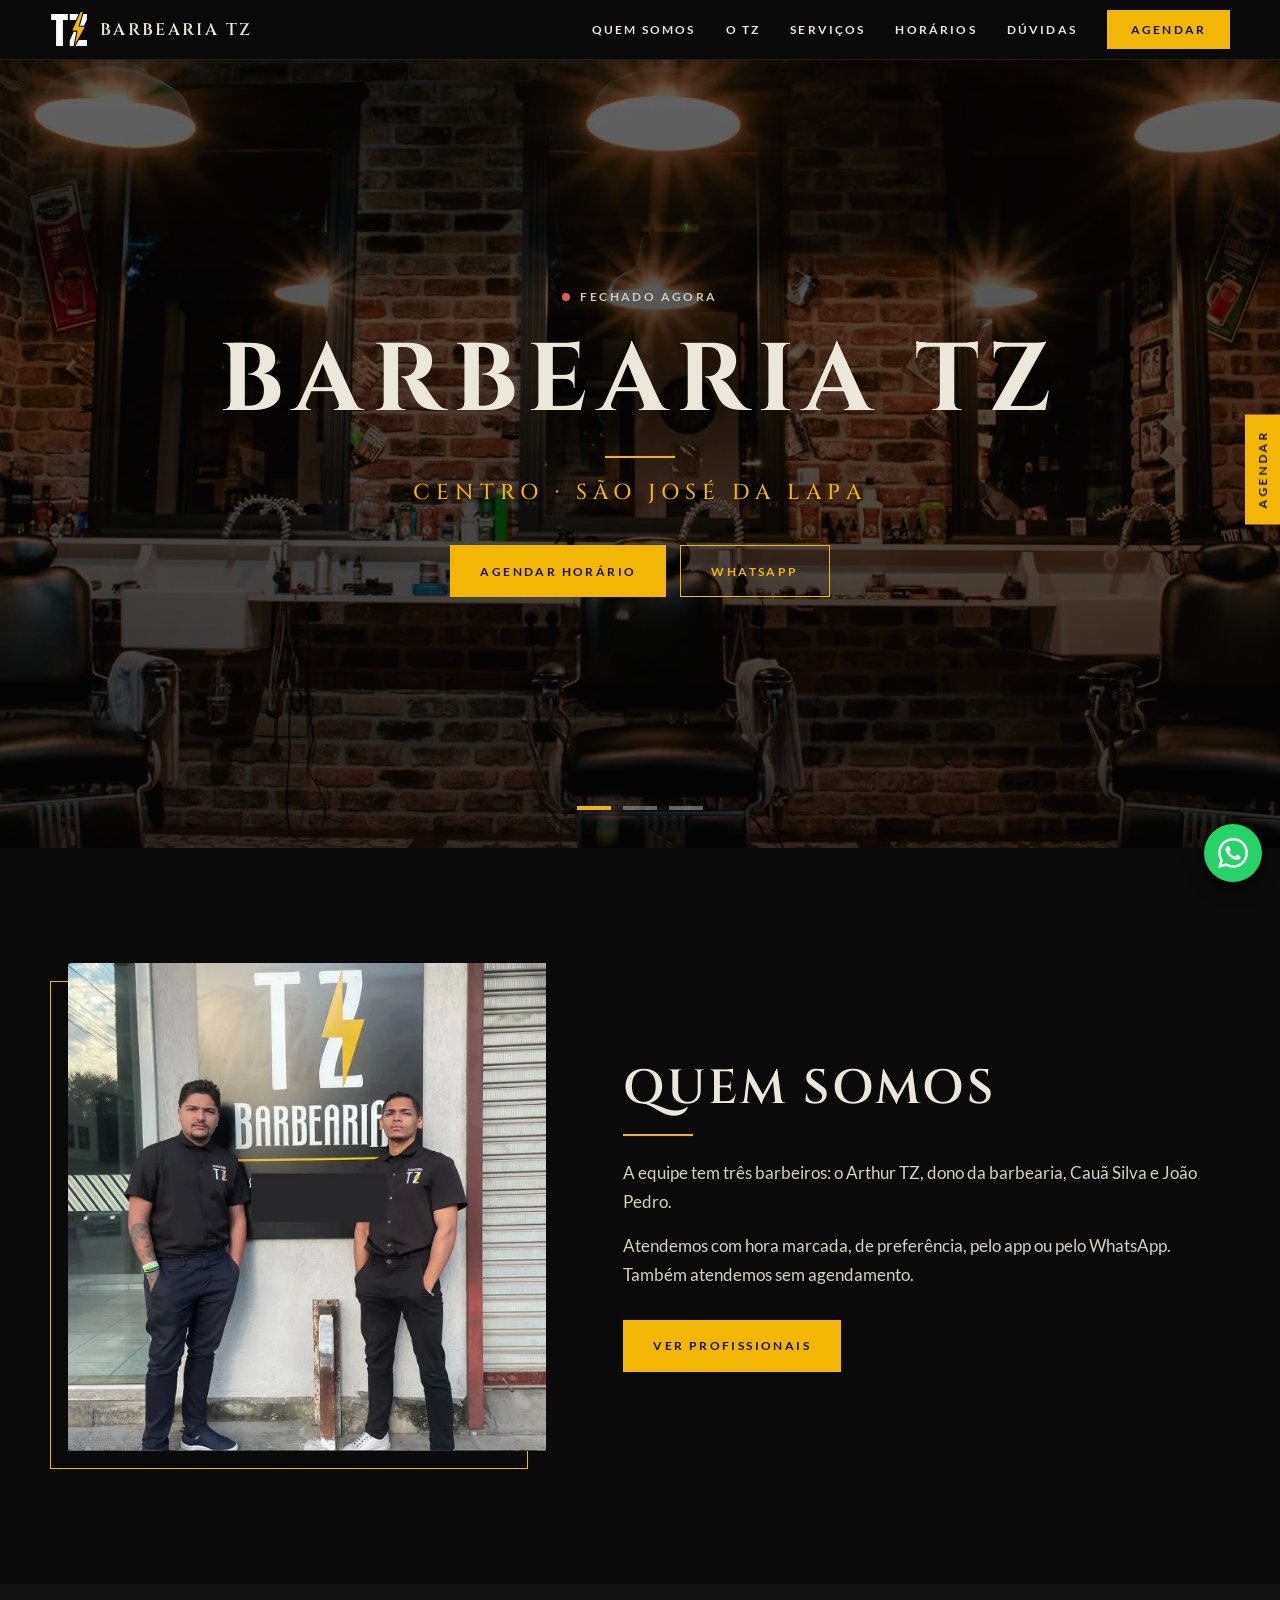
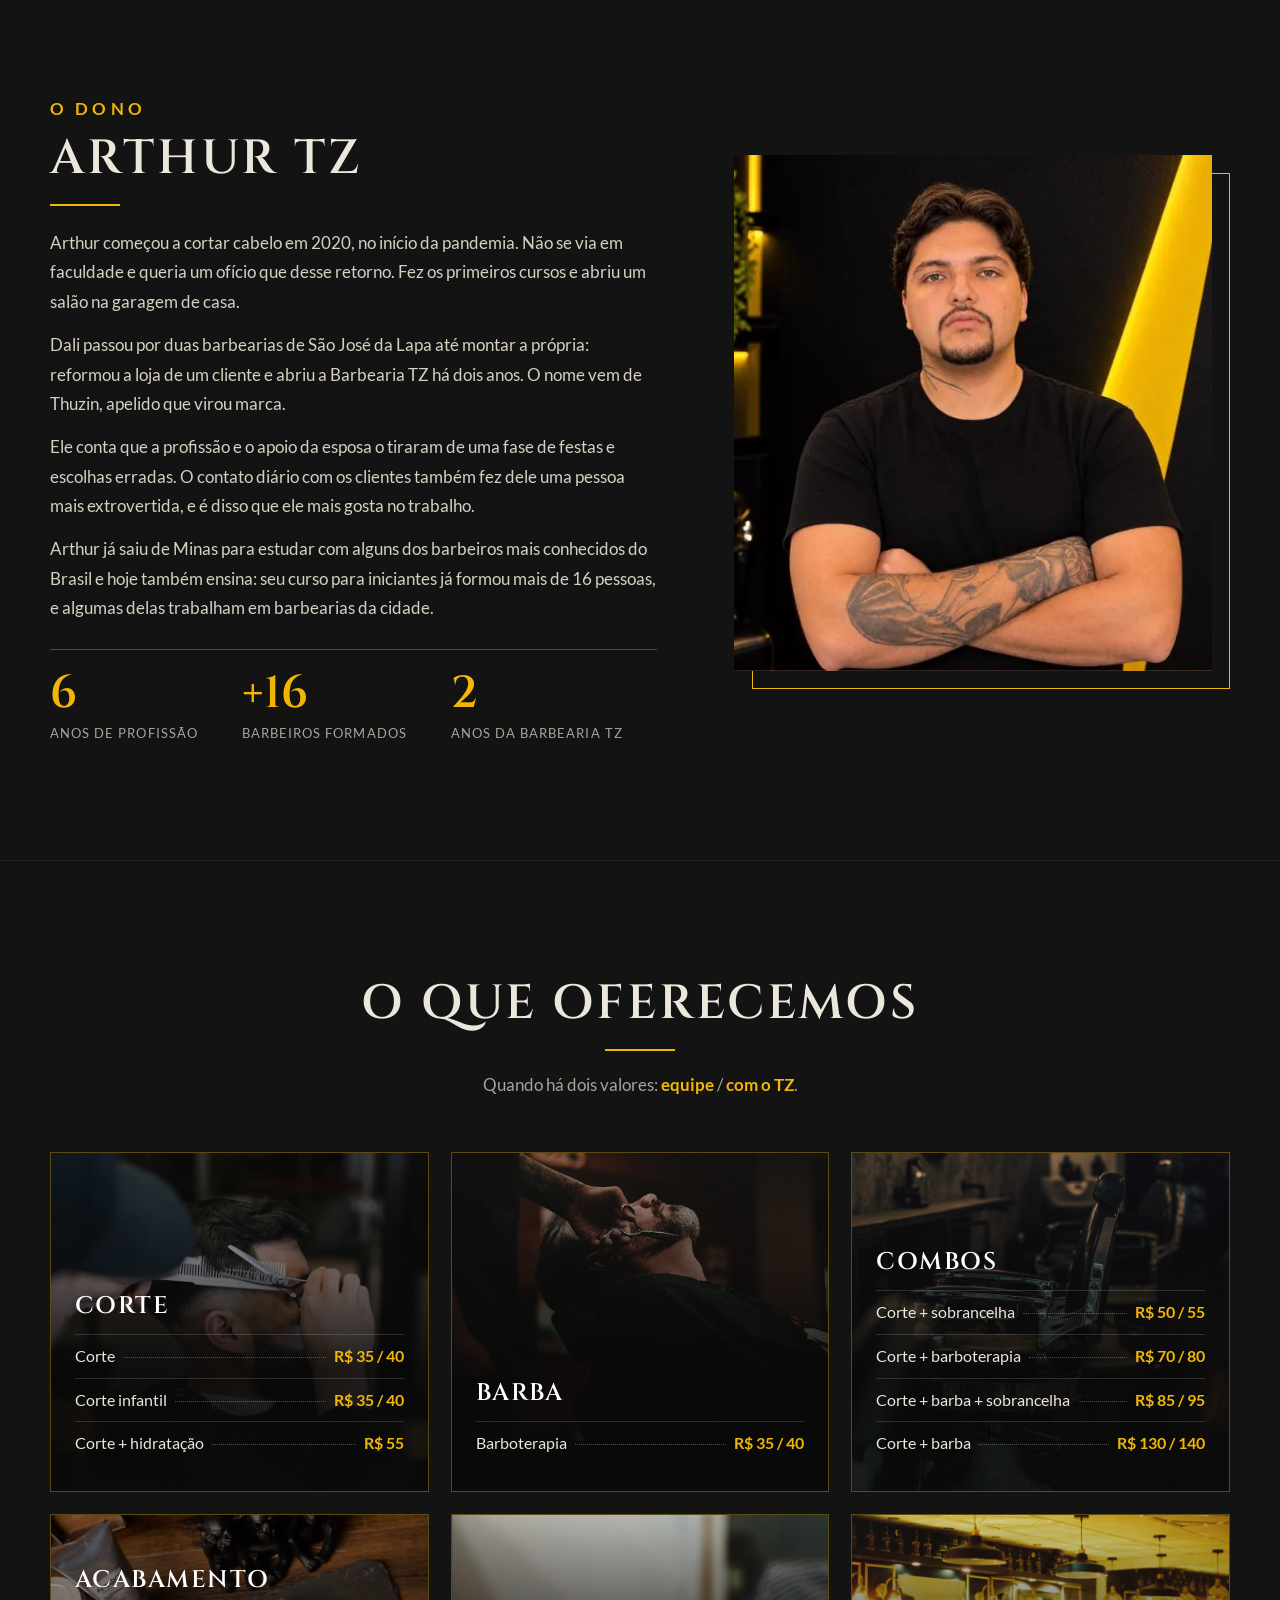
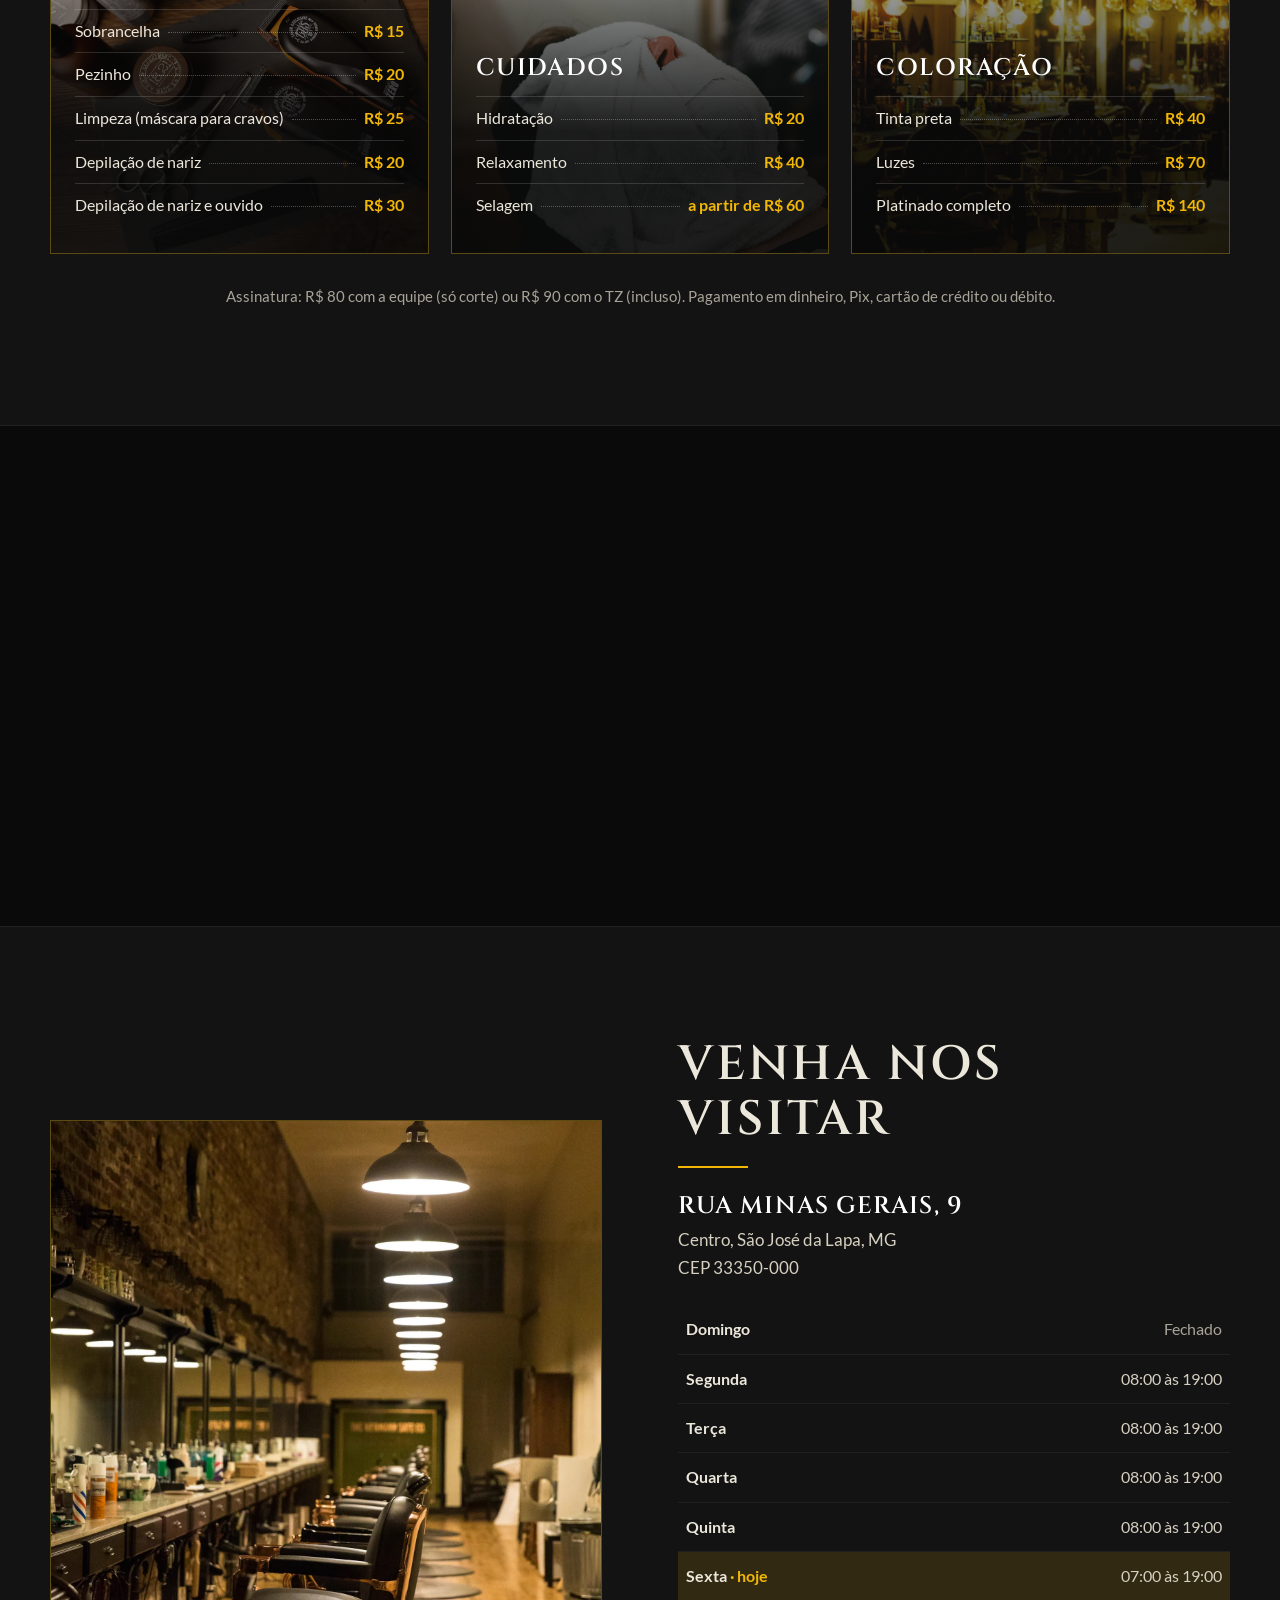
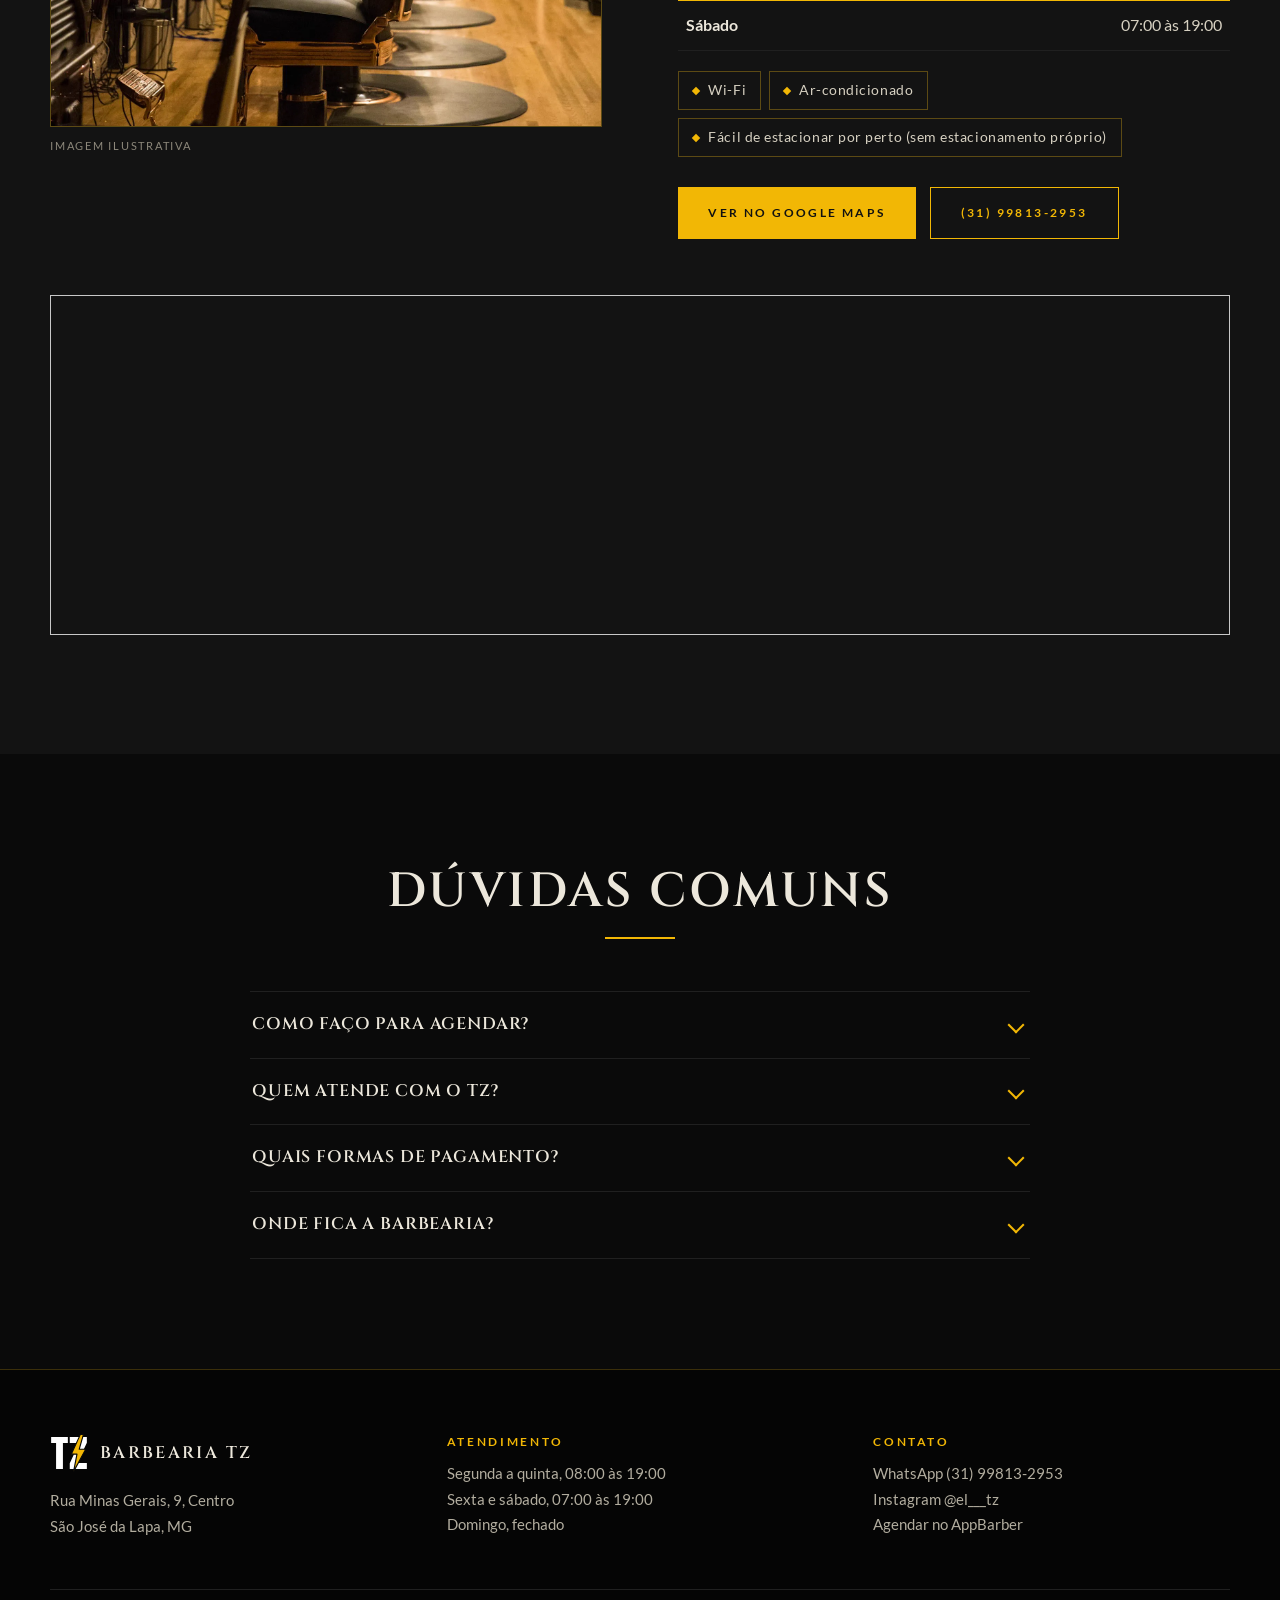
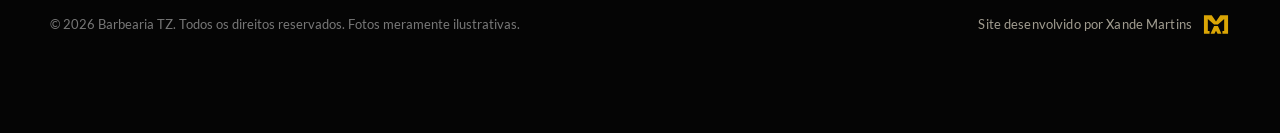
<file: 3-clube/index.html>
<!doctype html>
<html lang="pt-BR">
<head>
<meta charset="utf-8">
<meta name="viewport" content="width=device-width, initial-scale=1">
<title>Barbearia TZ | Barbearia em São José da Lapa (MG)</title>
<meta name="description" content="Barbearia TZ em São José da Lapa (MG): corte, barba e sobrancelha com hora marcada. Rua Minas Gerais, 9, Centro. Agende pelo app ou WhatsApp.">
<link rel="canonical" href="https://barbeariatz.com.br/">
<meta name="robots" content="max-image-preview:large">
<meta name="theme-color" content="#0a0a0a">
<meta property="og:type" content="website">
<meta property="og:site_name" content="Barbearia TZ">
<meta property="og:locale" content="pt_BR">
<meta property="og:url" content="https://barbeariatz.com.br/">
<meta property="og:title" content="Barbearia TZ | São José da Lapa">
<meta property="og:description" content="Corte, barba e sobrancelha com hora marcada.">
<meta property="og:image" content="https://barbeariatz.com.br/og.png">
<meta property="og:image:width" content="1200">
<meta property="og:image:height" content="630">
<meta property="og:image:type" content="image/png">
<meta property="og:image:alt" content="Barbearia TZ, São José da Lapa (MG)">
<meta name="twitter:card" content="summary_large_image">
<meta name="twitter:title" content="Barbearia TZ | São José da Lapa">
<meta name="twitter:description" content="Corte, barba e sobrancelha com hora marcada.">
<meta name="twitter:image" content="https://barbeariatz.com.br/og.png">
<script type="application/ld+json">{"@context":"https://schema.org","@type":"HairSalon","@id":"https://barbeariatz.com.br/#barbearia","name":"Barbearia TZ","url":"https://barbeariatz.com.br/","logo":"https://barbeariatz.com.br/apple-touch-icon.png","image":["https://barbeariatz.com.br/img/dupla.webp","https://barbeariatz.com.br/img/arthur-tz.webp","https://barbeariatz.com.br/img/cadeira-tijolo.webp"],"description":"Barbearia no Centro de São José da Lapa (MG): corte, barboterapia, sobrancelha, selagem e coloração com hora marcada.","telephone":"+55 31 99813-2953","priceRange":"R$ 20 a R$ 140","address":{"@type":"PostalAddress","streetAddress":"Rua Minas Gerais, 9","addressLocality":"São José da Lapa","addressRegion":"MG","postalCode":"33350-000","addressCountry":"BR"},"areaServed":{"@type":"City","name":"São José da Lapa"},"openingHoursSpecification":[{"@type":"OpeningHoursSpecification","dayOfWeek":["Monday","Tuesday","Wednesday","Thursday"],"opens":"08:00","closes":"19:00"},{"@type":"OpeningHoursSpecification","dayOfWeek":["Friday","Saturday"],"opens":"07:00","closes":"19:00"}],"paymentAccepted":"Dinheiro, Pix, cartão de crédito, cartão de débito","founder":{"@type":"Person","name":"Arthur TZ","jobTitle":"Barbeiro e proprietário"},"employee":[{"@type":"Person","name":"Arthur TZ","jobTitle":"Barbeiro e proprietário"},{"@type":"Person","name":"Cauã Silva","jobTitle":"Barbeiro"},{"@type":"Person","name":"João Pedro","jobTitle":"Barbeiro"}],"hasMap":"https://share.google/RdSmT7UBtuFVxTPrl","sameAs":["https://www.instagram.com/el___tz/","https://www.google.com/maps/place/?q=place_id:ChIJj55bAHSJpgARMQrxpEJLNz0"],"potentialAction":{"@type":"ReserveAction","name":"Agendar horário","target":{"@type":"EntryPoint","urlTemplate":"https://sites.appbarber.com.br/barbeariatz","actionPlatform":["http://schema.org/DesktopWebPlatform","http://schema.org/MobileWebPlatform"]},"result":{"@type":"Reservation","name":"Horário na Barbearia TZ"}},"hasOfferCatalog":{"@type":"OfferCatalog","name":"Serviços e preços","itemListElement":[{"@type":"OfferCatalog","name":"Corte","itemListElement":[{"@type":"Offer","priceSpecification":{"@type":"PriceSpecification","priceCurrency":"BRL","minPrice":35,"maxPrice":40},"itemOffered":{"@type":"Service","name":"Corte"}},{"@type":"Offer","priceSpecification":{"@type":"PriceSpecification","priceCurrency":"BRL","minPrice":35,"maxPrice":40},"itemOffered":{"@type":"Service","name":"Corte infantil"}},{"@type":"Offer","priceSpecification":{"@type":"PriceSpecification","priceCurrency":"BRL","price":55},"itemOffered":{"@type":"Service","name":"Corte + hidratação"}}]},{"@type":"OfferCatalog","name":"Barba","itemListElement":[{"@type":"Offer","priceSpecification":{"@type":"PriceSpecification","priceCurrency":"BRL","minPrice":35,"maxPrice":40},"itemOffered":{"@type":"Service","name":"Barboterapia"}}]},{"@type":"OfferCatalog","name":"Combos","itemListElement":[{"@type":"Offer","priceSpecification":{"@type":"PriceSpecification","priceCurrency":"BRL","minPrice":50,"maxPrice":55},"itemOffered":{"@type":"Service","name":"Corte + sobrancelha"}},{"@type":"Offer","priceSpecification":{"@type":"PriceSpecification","priceCurrency":"BRL","minPrice":70,"maxPrice":80},"itemOffered":{"@type":"Service","name":"Corte + barboterapia"}},{"@type":"Offer","priceSpecification":{"@type":"PriceSpecification","priceCurrency":"BRL","minPrice":85,"maxPrice":95},"itemOffered":{"@type":"Service","name":"Corte + barba + sobrancelha"}},{"@type":"Offer","priceSpecification":{"@type":"PriceSpecification","priceCurrency":"BRL","minPrice":130,"maxPrice":140},"itemOffered":{"@type":"Service","name":"Corte + barba"}}]},{"@type":"OfferCatalog","name":"Acabamento","itemListElement":[{"@type":"Offer","priceSpecification":{"@type":"PriceSpecification","priceCurrency":"BRL","price":15},"itemOffered":{"@type":"Service","name":"Sobrancelha"}},{"@type":"Offer","priceSpecification":{"@type":"PriceSpecification","priceCurrency":"BRL","price":20},"itemOffered":{"@type":"Service","name":"Pezinho"}},{"@type":"Offer","priceSpecification":{"@type":"PriceSpecification","priceCurrency":"BRL","price":25},"itemOffered":{"@type":"Service","name":"Limpeza (máscara para cravos)"}},{"@type":"Offer","priceSpecification":{"@type":"PriceSpecification","priceCurrency":"BRL","price":20},"itemOffered":{"@type":"Service","name":"Depilação de nariz"}},{"@type":"Offer","priceSpecification":{"@type":"PriceSpecification","priceCurrency":"BRL","price":30},"itemOffered":{"@type":"Service","name":"Depilação de nariz e ouvido"}}]},{"@type":"OfferCatalog","name":"Cuidados","itemListElement":[{"@type":"Offer","priceSpecification":{"@type":"PriceSpecification","priceCurrency":"BRL","price":20},"itemOffered":{"@type":"Service","name":"Hidratação"}},{"@type":"Offer","priceSpecification":{"@type":"PriceSpecification","priceCurrency":"BRL","price":40},"itemOffered":{"@type":"Service","name":"Relaxamento"}},{"@type":"Offer","priceSpecification":{"@type":"PriceSpecification","priceCurrency":"BRL","minPrice":60},"itemOffered":{"@type":"Service","name":"Selagem"}}]},{"@type":"OfferCatalog","name":"Coloração","itemListElement":[{"@type":"Offer","priceSpecification":{"@type":"PriceSpecification","priceCurrency":"BRL","price":40},"itemOffered":{"@type":"Service","name":"Tinta preta"}},{"@type":"Offer","priceSpecification":{"@type":"PriceSpecification","priceCurrency":"BRL","price":70},"itemOffered":{"@type":"Service","name":"Luzes"}},{"@type":"Offer","priceSpecification":{"@type":"PriceSpecification","priceCurrency":"BRL","price":140},"itemOffered":{"@type":"Service","name":"Platinado completo"}}]}]}}</script>
<script type="application/ld+json">{"@context":"https://schema.org","@type":"FAQPage","mainEntity":[{"@type":"Question","name":"Como faço para agendar?","acceptedAnswer":{"@type":"Answer","text":"Pelo app ou site do AppBarber (botão “Agendar horário”) ou chamando no WhatsApp (31) 99813-2953."}},{"@type":"Question","name":"Quem atende com o TZ?","acceptedAnswer":{"@type":"Answer","text":"O atendimento é feito pelo Arthur TZ, dono da barbearia."}},{"@type":"Question","name":"Quais formas de pagamento?","acceptedAnswer":{"@type":"Answer","text":"Dinheiro, Pix, cartão de crédito e cartão de débito."}},{"@type":"Question","name":"Onde fica a barbearia?","acceptedAnswer":{"@type":"Answer","text":"Rua Minas Gerais, 9, Centro, em São José da Lapa (MG)."}}]}</script>
<link rel="icon" href="favicon.svg" type="image/svg+xml">
<link rel="apple-touch-icon" href="apple-touch-icon.png">
<link rel="preload" href="img/cadeira-tijolo.webp" as="image" fetchpriority="high">
<link rel="preload" href="fonts/cinzel-latin-600-normal.woff2" as="font" type="font/woff2" crossorigin>
<link rel="preload" href="fonts/lato-latin-400-normal.woff2" as="font" type="font/woff2" crossorigin>
<link rel="stylesheet" href="style.css">
</head>
<body>
<svg width="0" height="0" style="position:absolute" aria-hidden="true">
  <symbol id="tz" viewBox="0 0 100 100">
    <path fill="currentColor" d="M3 8H47V24H34V92H16V24H3Z"/>
    <path fill="currentColor" d="M52 8H97V23L72 76H97V92H52V77L77 24H52Z"/>
    <path fill="#f2b705" stroke="#0a0a0a" stroke-width="3" stroke-linejoin="round" d="M80 1L56 53H71L62 99L94 40H77L88 1Z"/>
  </symbol>
  <symbol id="zap" viewBox="0 0 24 24"><path fill="currentColor" d="M17.472 14.382c-.297-.149-1.758-.867-2.03-.967-.273-.099-.471-.148-.67.15-.197.297-.767.966-.94 1.164-.173.199-.347.223-.644.075-.297-.15-1.255-.463-2.39-1.475-.883-.788-1.48-1.761-1.653-2.059-.173-.297-.018-.458.13-.606.134-.133.298-.347.446-.52.149-.174.198-.298.298-.497.099-.198.05-.371-.025-.52-.075-.149-.669-1.612-.916-2.207-.242-.579-.487-.5-.669-.51-.173-.008-.371-.01-.57-.01-.198 0-.52.074-.792.372-.272.297-1.04 1.016-1.04 2.479 0 1.462 1.065 2.875 1.213 3.074.149.198 2.096 3.2 5.077 4.487.709.306 1.262.489 1.694.625.712.227 1.36.195 1.871.118.571-.085 1.758-.719 2.006-1.413.248-.694.248-1.289.173-1.413-.074-.124-.272-.198-.57-.347m-5.421 7.403h-.004a9.87 9.87 0 01-5.031-1.378l-.361-.214-3.741.982.998-3.648-.235-.374a9.86 9.86 0 01-1.51-5.26c.001-5.45 4.436-9.884 9.888-9.884 2.64 0 5.122 1.03 6.988 2.898a9.825 9.825 0 012.893 6.994c-.003 5.45-4.437 9.884-9.885 9.884m8.413-18.297A11.815 11.815 0 0012.05 0C5.495 0 .16 5.335.157 11.892c0 2.096.547 4.142 1.588 5.945L.057 24l6.305-1.654a11.882 11.882 0 005.683 1.448h.005c6.554 0 11.89-5.335 11.893-11.893a11.821 11.821 0 00-3.48-8.413Z"/></symbol>
</svg>


<header class="topo">
  <a class="marca" href="#inicio" aria-label="Barbearia TZ, início">
    <svg class="marca-tz" aria-hidden="true"><use href="#tz"/></svg>
    <span>Barbearia TZ</span>
  </a>
  <nav class="nav" aria-label="Principal">
    <a href="#quem-somos">Quem somos</a>
    <a href="#sobre">O TZ</a>
    <a href="#servicos">Serviços</a>
    <a href="#unidade">Horários</a>
    <a href="#perguntas">Dúvidas</a>
    <a class="nav-cta" href="https://sites.appbarber.com.br/barbeariatz" target="_blank" rel="noopener">Agendar</a>
  </nav>
  <button class="menu-btn" type="button" aria-label="Abrir menu" aria-expanded="false"><span></span><span></span></button>
</header>

<a class="aba" href="https://sites.appbarber.com.br/barbeariatz" target="_blank" rel="noopener">Agendar</a>
<a class="zap" data-wa href="#" aria-label="Chamar no WhatsApp"><svg aria-hidden="true"><use href="#zap"/></svg></a>

<main id="inicio">

<section class="hero" data-carrossel aria-label="Apresentação">
  <div class="slides" data-par>
  <div class="slide ativo" style="background-image:url(img/cadeira-tijolo.webp)"></div>
  <div class="slide" style="background-image:url(img/luminarias.webp)"></div>
  <div class="slide" style="background-image:url(img/poltronas.webp)"></div>
  </div>
  <div class="hero-in">
    <p class="aberto" data-aberto><i></i><span class="txt">Horário</span></p>
    <h1>Barbearia TZ</h1>
    <span class="fio" aria-hidden="true"></span>
    <p class="cidade">Centro · São José da Lapa</p>
    <div class="acoes">
      <a class="btn btn-ouro" href="https://sites.appbarber.com.br/barbeariatz" target="_blank" rel="noopener">Agendar horário</a>
      <a class="btn btn-ln" data-wa href="#">WhatsApp</a>
    </div>
  </div>
  <div class="pontos" role="group" aria-label="Imagens do topo">
    <button class="ativo" type="button" aria-label="Imagem 1"></button>
    <button type="button" aria-label="Imagem 2"></button>
    <button type="button" aria-label="Imagem 3"></button>
  </div>
</section>

<section class="quem" id="quem-somos">
  <div class="quem-grid">
    <figure class="quem-foto rv rv-esq">
      <img src="img/dupla.webp" alt="Dois barbeiros da Barbearia TZ em frente à fachada da loja" width="1200" height="1200" loading="lazy">
    </figure>
    <div class="quem-txt rv rv-dir">
      <h2>Quem somos</h2>
      <span class="fio" aria-hidden="true"></span>
      <p>A equipe tem três barbeiros: o Arthur TZ, dono da barbearia, Cauã Silva e João Pedro.</p>
      <p>Atendemos com hora marcada, de preferência, pelo app ou pelo WhatsApp. Também atendemos sem agendamento.</p>
      <a class="btn btn-ouro" href="https://sites.appbarber.com.br/barbeariatz" target="_blank" rel="noopener">Ver profissionais</a>
    </div>
  </div>
</section>

<section class="quem sobre" id="sobre">
  <div class="quem-grid">
    <div class="quem-txt rv rv-esq">
      <p class="sobre-eye">O dono</p>
      <h2>Arthur TZ</h2>
      <span class="fio" aria-hidden="true"></span>
      <p>Arthur começou a cortar cabelo em 2020, no início da pandemia. Não se via em faculdade e queria um ofício que desse retorno. Fez os primeiros cursos e abriu um salão na garagem de casa.</p>
      <p>Dali passou por duas barbearias de São José da Lapa até montar a própria: reformou a loja de um cliente e abriu a Barbearia TZ há dois anos. O nome vem de Thuzin, apelido que virou marca.</p>
      <p>Ele conta que a profissão e o apoio da esposa o tiraram de uma fase de festas e escolhas erradas. O contato diário com os clientes também fez dele uma pessoa mais extrovertida, e é disso que ele mais gosta no trabalho.</p>
      <p>Arthur já saiu de Minas para estudar com alguns dos barbeiros mais conhecidos do Brasil e hoje também ensina: seu curso para iniciantes já formou mais de 16 pessoas, e algumas delas trabalham em barbearias da cidade.</p>
      <ul class="sobre-num" aria-label="Números do Arthur">
        <li><b>6</b><span>anos de profissão</span></li>
        <li><b>+16</b><span>barbeiros formados</span></li>
        <li><b>2</b><span>anos da Barbearia TZ</span></li>
      </ul>
    </div>
    <figure class="quem-foto rv rv-dir">
      <img src="img/arthur-tz.webp" alt="Arthur TZ, dono da barbearia, de braços cruzados dentro da loja" width="640" height="640" loading="lazy">
    </figure>
  </div>
</section>

<section class="oferta" id="servicos">
  <div class="cab rv">
    <h2>O que oferecemos</h2>
    <span class="fio" aria-hidden="true"></span>
    <p><span class="leg">Quando há dois valores: <b>equipe</b> / <b>com o TZ</b>.</span></p>
  </div>
  <div class="cartoes">
    <article class="cartao rv" style="--foto:url(img/tesoura.webp)">
      <h3>Corte</h3>
      <ul>
        <li><span>Corte</span><i></i><b>R$ 35 / 40</b></li>
        <li><span>Corte infantil</span><i></i><b>R$ 35 / 40</b></li>
        <li><span>Corte + hidratação</span><i></i><b>R$ 55</b></li>
      </ul>
    </article>
    <article class="cartao rv" style="--foto:url(img/cliente-cadeira.webp)">
      <h3>Barba</h3>
      <ul>
        <li><span>Barboterapia</span><i></i><b>R$ 35 / 40</b></li>
      </ul>
    </article>
    <article class="cartao rv" style="--foto:url(img/cadeira-preta.webp)">
      <h3>Combos</h3>
      <ul>
        <li><span>Corte + sobrancelha</span><i></i><b>R$ 50 / 55</b></li>
        <li><span>Corte + barboterapia</span><i></i><b>R$ 70 / 80</b></li>
        <li><span>Corte + barba + sobrancelha</span><i></i><b>R$ 85 / 95</b></li>
        <li><span>Corte + barba</span><i></i><b>R$ 130 / 140</b></li>
      </ul>
    </article>
    <article class="cartao rv" style="--foto:url(img/ferramentas.webp)">
      <h3>Acabamento</h3>
      <ul>
        <li><span>Sobrancelha</span><i></i><b>R$ 15</b></li>
        <li><span>Pezinho</span><i></i><b>R$ 20</b></li>
        <li><span>Limpeza (máscara para cravos)</span><i></i><b>R$ 25</b></li>
        <li><span>Depilação de nariz</span><i></i><b>R$ 20</b></li>
        <li><span>Depilação de nariz e ouvido</span><i></i><b>R$ 30</b></li>
      </ul>
    </article>
    <article class="cartao rv" style="--foto:url(img/toalha-cliente.webp)">
      <h3>Cuidados</h3>
      <ul>
        <li><span>Hidratação</span><i></i><b>R$ 20</b></li>
        <li><span>Relaxamento</span><i></i><b>R$ 40</b></li>
        <li><span>Selagem</span><i></i><b>a partir de R$ 60</b></li>
      </ul>
    </article>
    <article class="cartao rv" style="--foto:url(img/poltronas.webp)">
      <h3>Coloração</h3>
      <ul>
        <li><span>Tinta preta</span><i></i><b>R$ 40</b></li>
        <li><span>Luzes</span><i></i><b>R$ 70</b></li>
        <li><span>Platinado completo</span><i></i><b>R$ 140</b></li>
      </ul>
    </article>
  </div>
  <p class="nota rv">Assinatura: R$ 80 com a equipe (só corte) ou R$ 90 com o TZ (incluso). Pagamento em dinheiro, Pix, cartão de crédito ou débito.</p>
</section>

<section class="aval" aria-label="Avaliações">
  <div class="aval-in rv">
    <p class="aval-n" data-conta="5,0">5,0</p>
    <div>
      <p class="estrelas" aria-label="5 estrelas">★★★★★</p>
      <p class="aval-t">Mais de 200 avaliações de 5 estrelas</p>
      <p class="aval-p">Gostou do atendimento? Sua avaliação no Google ajuda outras pessoas a encontrarem a barbearia.</p>
      <div class="aval-acoes">
        <a class="btn btn-ouro" href="https://search.google.com/local/writereview?placeid=ChIJj55bAHSJpgARMQrxpEJLNz0" target="_blank" rel="noopener">Avaliar no Google</a>
        <a class="link" href="https://sites.appbarber.com.br/barbeariatz" target="_blank" rel="noopener">Ver avaliações no AppBarber</a>
      </div>
    </div>
  </div>
</section>

<section class="unidade" id="unidade">
  <div class="un-grid">
    <figure class="un-foto rv rv-esq">
      <img src="img/luminarias.webp" alt="Interior de barbearia com cadeiras alinhadas e luminárias no teto" width="1600" height="2400" loading="lazy">
      <figcaption>Imagem ilustrativa</figcaption>
    </figure>
    <div class="un-txt rv rv-dir">
      <h2>Venha nos visitar</h2>
      <span class="fio" aria-hidden="true"></span>
      <address><b>Rua Minas Gerais, 9</b>Centro, São José da Lapa, MG<br>CEP 33350-000</address>
      <ul class="hor">
        <li class="off"><span>Domingo</span><b>Fechado</b></li>
        <li data-dia="1"><span>Segunda</span><b>08:00 às 19:00</b></li>
        <li data-dia="2"><span>Terça</span><b>08:00 às 19:00</b></li>
        <li data-dia="3"><span>Quarta</span><b>08:00 às 19:00</b></li>
        <li data-dia="4"><span>Quinta</span><b>08:00 às 19:00</b></li>
        <li data-dia="5"><span>Sexta</span><b>07:00 às 19:00</b></li>
        <li data-dia="6"><span>Sábado</span><b>07:00 às 19:00</b></li>
      </ul>
      <ul class="como" aria-label="Comodidades">
        <li>Wi-Fi</li>
        <li>Ar-condicionado</li>
        <li>Fácil de estacionar por perto (sem estacionamento próprio)</li>
      </ul>
      <div class="acoes">
        <a class="btn btn-ouro" href="https://share.google/RdSmT7UBtuFVxTPrl" target="_blank" rel="noopener">Ver no Google Maps</a>
        <a class="btn btn-ln" data-wa href="#">(31) 99813-2953</a>
      </div>
    </div>
  </div>
  <div class="mapa rv rv-zoom"><iframe title="Mapa da Barbearia TZ" loading="lazy" referrerpolicy="no-referrer-when-downgrade" src="https://maps.google.com/maps?q=Rua%20Minas%20Gerais%209%20S%C3%A3o%20Jos%C3%A9%20da%20Lapa%20MG&amp;output=embed"></iframe></div>
</section>

<section class="duvidas" id="perguntas">
  <div class="cab rv"><h2>Dúvidas comuns</h2><span class="fio" aria-hidden="true"></span></div>
  <div class="faq rv">
    <details><summary>Como faço para agendar?</summary><div><p>Pelo app ou site do AppBarber (botão “Agendar horário”) ou chamando no WhatsApp (31) 99813-2953.</p></div></details>
    <details><summary>Quem atende com o TZ?</summary><div><p>O atendimento é feito pelo Arthur TZ, dono da barbearia.</p></div></details>
    <details><summary>Quais formas de pagamento?</summary><div><p>Dinheiro, Pix, cartão de crédito e cartão de débito.</p></div></details>
    <details><summary>Onde fica a barbearia?</summary><div><p>Rua Minas Gerais, 9, Centro, em São José da Lapa (MG).</p></div></details>
  </div>
</section>
</main>

<footer class="rodape">
  <div class="rod-grid">
    <div>
      <a class="marca" href="#inicio"><svg class="marca-tz" aria-hidden="true"><use href="#tz"/></svg><span>Barbearia TZ</span></a>
      <p>Rua Minas Gerais, 9, Centro<br>São José da Lapa, MG</p>
    </div>
    <div>
      <h3>Atendimento</h3>
      <p>Segunda a quinta, 08:00 às 19:00<br>Sexta e sábado, 07:00 às 19:00<br>Domingo, fechado</p>
    </div>
    <div>
      <h3>Contato</h3>
      <p><a data-wa href="#">WhatsApp (31) 99813-2953</a><br><a href="https://www.instagram.com/el___tz/" target="_blank" rel="noopener">Instagram @el___tz</a><br><a href="https://sites.appbarber.com.br/barbeariatz" target="_blank" rel="noopener">Agendar no AppBarber</a></p>
    </div>
  </div>
  <div class="rod-fim"><p>© <span data-ano>2026</span> Barbearia TZ. Todos os direitos reservados. Fotos meramente ilustrativas.</p>
<a class="xm-logo" href="https://xandemartinsc.pages.dev/" aria-label="Site desenvolvido por Xande Martins. Ver portfólio"><span>Site desenvolvido por Xande Martins</span><svg viewBox="0 0 288 256" width="28" height="25" aria-hidden="true" focusable="false"><path fill="currentColor" d="M20 32H100L144 98L188 32H268V224H210V194H228V72L164 128H124L60 72V194H78V224H20Z"/><path fill="currentColor" d="M124 144H164L200 224H160L144 192L128 224H88Z"/></svg></a></div>
</footer>

<script src="comum.js" defer></script>
</body>
</html>
</file>
<file: 1-tradicao/style.css>
/* Barbearia TZ, versão 4: Tradição (verde, creme e latão; barbearia clássica; foge um pouco do preto e amarelo) */
@font-face{font-family:"Playfair";font-weight:700;font-style:normal;font-display:swap;src:url(fonts/playfair-display-latin-700-normal.woff2) format("woff2")}
@font-face{font-family:"Playfair";font-weight:700;font-style:italic;font-display:swap;src:url(fonts/playfair-display-latin-700-italic.woff2) format("woff2")}
@font-face{font-family:"Playfair";font-weight:900;font-style:normal;font-display:swap;src:url(fonts/playfair-display-latin-900-normal.woff2) format("woff2")}
@font-face{font-family:"Work";font-weight:400;font-display:swap;src:url(fonts/work-sans-latin-400-normal.woff2) format("woff2")}
@font-face{font-family:"Work";font-weight:500;font-display:swap;src:url(fonts/work-sans-latin-500-normal.woff2) format("woff2")}
@font-face{font-family:"Work";font-weight:600;font-display:swap;src:url(fonts/work-sans-latin-600-normal.woff2) format("woff2")}

:root{--vd:#0b0b0b;--vd2:#171717;--cr:#f3eee3;--cr2:#e9e2d0;--lt:#f2b705;--lt2:#ffcb3d;--vn:#2a2a2a;--tx:#161616;--serif:"Playfair",Georgia,serif;--sans:"Work",system-ui,sans-serif;--max:1120px}
*{box-sizing:border-box;margin:0;padding:0}
html{scroll-behavior:smooth;scroll-padding-top:80px;interpolate-size:allow-keywords}
body{background:var(--cr);color:var(--tx);font:400 17px/1.65 var(--sans);-webkit-font-smoothing:antialiased;overflow-x:hidden}
img{display:block;max-width:100%;height:auto}
a{color:inherit}
h1,h2,h3{font-family:var(--serif);font-weight:700;line-height:1.1}
h2{font-size:clamp(2.2rem,5vw,3.6rem)}
.faixa{background:#262626;color:#e6e1d4;font:500 13px/1.3 var(--sans);text-align:center;padding:8px 14px}
.orn{display:block;width:120px;height:14px;margin:0 auto 18px;color:var(--lt)}
.orn.esc{color:var(--vd2);opacity:.7}

/* topo */
.topo{position:sticky;top:0;z-index:50;background:var(--vd);border-bottom:2px solid var(--lt);display:flex;align-items:center;justify-content:center;padding:6px 20px}
.nav{display:flex;align-items:center;gap:clamp(18px,3vw,38px)}
.nav a{text-decoration:none;color:var(--cr);font:500 13px var(--sans);letter-spacing:.2em;text-transform:uppercase;transition:color .2s}
.nav a:hover{color:var(--lt2)}
.nav .marca{display:block}
.nav-cta{border:1px solid var(--lt);padding:9px 18px;color:var(--lt2)!important}
.nav-cta:hover{background:var(--lt);color:var(--vd)!important}
.marca-tz{width:50px;height:50px;color:var(--cr);display:block}
.marca-tz.grande{width:64px;height:64px;margin:0 auto 14px}
.marca-m{display:none}
.menu-btn{display:none;background:none;border:0;width:44px;height:44px;position:relative;cursor:pointer}
.menu-btn span{position:absolute;left:10px;right:10px;height:2px;background:var(--cr);transition:transform .3s,top .3s}
.menu-btn span:first-child{top:17px}.menu-btn span:last-child{top:25px}
.nav-open .menu-btn span:first-child{top:21px;transform:rotate(45deg)}
.nav-open .menu-btn span:last-child{top:21px;transform:rotate(-45deg)}

/* botões */
.btn{display:inline-flex;align-items:center;justify-content:center;min-height:52px;padding:0 30px;font:600 13px var(--sans);letter-spacing:.18em;text-transform:uppercase;text-decoration:none;transition:transform .2s,background .2s,color .2s,border-color .2s}
.btn:hover{transform:translateY(-2px)}
.btn-lt{background:var(--lt);color:var(--vd)}
.btn-lt:hover{background:var(--lt2)}
.btn-ln{border:1px solid var(--lt);color:var(--cr)}
.btn-ln:hover{background:var(--lt);color:var(--vd)}
.btn-vd{background:var(--vd);color:var(--cr)}
.btn-vd:hover{background:var(--vd2)}
.btn-vd-ln{border:1px solid var(--vd);color:var(--vd)}
.btn-vd-ln:hover{background:var(--vd);color:var(--cr)}
.acoes{display:flex;flex-wrap:wrap;gap:14px;margin-top:30px}

/* hero */
.hero{background:radial-gradient(ellipse at 50% 0,#202020,var(--vd) 72%);color:var(--cr);display:grid;grid-template-columns:1fr 1fr;gap:clamp(30px,6vw,90px);align-items:center;padding:60px max(20px,calc((100vw - var(--max))/2 + 20px)) 90px;min-height:calc(100svh - 120px)}
.hero-in{text-align:center}
.hero-in .acoes{justify-content:center}
.aberto{display:inline-flex;align-items:center;gap:10px;font:500 12px var(--sans);letter-spacing:.2em;text-transform:uppercase;color:#b8b2a2;margin-bottom:22px}
.aberto i{width:8px;height:8px;border-radius:50%;background:#888}
.aberto.on i{background:#58c77a;box-shadow:0 0 0 4px rgba(88,199,122,.2)}.aberto.off i{background:#d9624a}
.hero h1{font-size:clamp(3.4rem,8vw,6.2rem);font-weight:900;letter-spacing:-.01em;color:var(--cr)}
.sub{margin-top:14px;font:italic 700 clamp(1.2rem,2.4vw,1.6rem)/1.3 var(--serif);color:var(--lt2)}
.lead{margin:24px auto 0;max-width:27em;color:#d8d2c2}
.quadro{margin:0}
.quadro-in{position:relative;padding:12px;border:1px solid var(--lt);background:transparent}
.quadro-in::before{content:"";position:absolute;inset:5px;border:1px solid rgba(199,154,75,.45);pointer-events:none;z-index:1}
.quadro-in img{width:100%;aspect-ratio:1/1.05;object-fit:cover;object-position:50% 25%;filter:saturate(.92)}
.quadro figcaption{text-align:center;margin-top:12px;font-size:12px;letter-spacing:.2em;text-transform:uppercase;color:#9a9486}

/* poste de barbeiro (listras) */
.poste{height:16px;background:repeating-linear-gradient(-45deg,var(--lt) 0 18px,var(--vd) 18px 36px,var(--lt) 36px 54px,var(--vd) 54px 72px);border-block:2px solid var(--vd)}

/* selos */
.selos{display:grid;grid-template-columns:repeat(3,1fr);max-width:var(--max);margin:0 auto;padding:46px 20px}
.selo{text-align:center;padding:10px;border-right:1px solid rgba(11,11,11,.25);display:flex;flex-direction:column;gap:2px}
.selo:last-child{border:0}
.selo b{font:900 clamp(1.8rem,4vw,2.8rem)/1.1 var(--serif);color:var(--vd)}
.selo span{font-size:12px;letter-spacing:.18em;text-transform:uppercase;color:#58554d}

/* seções */
.sec{padding:clamp(70px,9vw,110px) 20px}
.sec>*{max-width:var(--max);margin-left:auto;margin-right:auto}
.creme{background:var(--cr2)}
.verde2{background:var(--vd);color:var(--cr)}
.cab{text-align:center;margin-bottom:46px}
.cab p{margin-top:12px;color:#58554d}
.cab a{text-decoration:underline;text-decoration-color:var(--lt);text-underline-offset:4px}
.nota{text-align:center;margin-top:28px!important;color:#58554d;font-size:15px}
.peq{font-size:13px;color:#58554d}

/* tabela */
.cartao{max-width:760px!important;background:var(--cr);padding:14px;border:1px solid var(--vd);box-shadow:8px 8px 0 rgba(11,11,11,.15)}
.cartao-in{border:3px double var(--vd);padding:clamp(20px,4vw,40px)}
.col-cab{display:grid;grid-template-columns:1fr 70px 80px;text-align:right;font-size:11px;letter-spacing:.18em;text-transform:uppercase;color:#6a665c;margin-bottom:4px}
.lin,.duas-col li{display:flex;align-items:baseline;gap:10px}
.lin{display:grid;grid-template-columns:auto 1fr 70px 80px;padding:12px 0}
.lin span{font:700 clamp(1.1rem,2.3vw,1.4rem)/1.2 var(--serif)}
.lin i,.duas-col li i{flex:1;border-bottom:2px dotted rgba(11,11,11,.4);transform:translateY(-5px);min-width:12px}
.lin b,.duas-col li b{font:700 1.1rem var(--serif);text-align:right;color:var(--vd);font-variant-numeric:lining-nums}
.rs{text-align:right;font-size:11px;letter-spacing:.16em;text-transform:uppercase;color:#6a665c;margin:6px 0 24px}
.cartao h3{text-align:center;font-size:1.6rem;margin-bottom:14px}
.duas-col{list-style:none;columns:2;column-gap:44px}
.duas-col li{padding:9px 0;break-inside:avoid;font-size:.98rem}

/* molduras */
.molduras{display:grid;grid-template-columns:repeat(4,1fr);gap:22px}
.molduras figure{padding:8px;border:1px solid var(--vd);background:var(--cr);box-shadow:5px 5px 0 rgba(11,11,11,.15);transition:transform .3s,box-shadow .3s}
.molduras figure:hover{transform:translateY(-5px);box-shadow:5px 11px 0 rgba(11,11,11,.15)}
.molduras img{width:100%;aspect-ratio:3/4;object-fit:cover;outline:1px solid #fff3;outline-offset:-6px}

/* casa */
.casa{display:grid;grid-template-columns:1fr 1fr;gap:clamp(30px,6vw,80px);align-items:center}
.casa>*{margin:0;max-width:none}
.casa-foto img{aspect-ratio:4/3.2;object-fit:cover;object-position:35% 50%}
.casa-txt{text-align:left}
.casa-txt .orn{margin-left:0}
.casa-txt h2{margin-bottom:20px}
.casa-txt blockquote{font:italic 700 clamp(1.3rem,2.4vw,1.7rem)/1.3 var(--serif);color:var(--lt2);margin-bottom:18px}
.casa-txt p{color:#d8d2c2;margin-bottom:12px}
.link{display:inline-block;margin-top:8px;color:var(--lt2);text-decoration:none;border-bottom:1px solid var(--lt);padding-bottom:3px}
.link::after{content:" →"}

/* horários */
.hor-grid{display:grid;grid-template-columns:1fr 1.05fr;gap:clamp(30px,6vw,70px);align-items:stretch}
.hor-grid .orn{margin-left:0}
.hor{list-style:none;margin:24px 0 8px}
.hor li{display:flex;justify-content:space-between;gap:12px;padding:12px 8px;border-bottom:1px dotted rgba(11,11,11,.45);font-size:16px}
.hor li b{font-weight:500;text-align:right}
.hor li.off b{color:#6a665c}
.hor li.hoje{background:var(--vd);color:var(--cr);border-bottom-color:var(--vd)}
.hor li.hoje span::after{content:" · hoje";color:var(--lt2)}
address{font-style:normal;margin-top:26px}
address b{display:block;font:700 1.6rem/1.2 var(--serif);color:var(--vd);margin-bottom:4px}
.mapa{min-height:400px;border:1px solid var(--vd);padding:8px;background:var(--cr)}
.mapa iframe{width:100%;height:100%;min-height:384px;border:0;filter:sepia(.35) saturate(.8)}

/* faq */
.faq{max-width:760px!important}
details{border-bottom:1px solid rgba(11,11,11,.3)}
details:first-child{border-top:1px solid rgba(11,11,11,.3)}
summary{list-style:none;cursor:pointer;display:flex;justify-content:space-between;align-items:center;gap:20px;padding:20px 2px;font:700 1.25rem/1.25 var(--serif)}
summary::-webkit-details-marker{display:none}
summary::after{content:"";flex:none;width:10px;height:10px;border-right:2px solid var(--vn);border-bottom:2px solid var(--vn);transform:rotate(45deg);transition:transform .35s;margin-right:6px}
details[open] summary::after{transform:rotate(-135deg)}
details::details-content{block-size:0;overflow:hidden;transition:block-size .35s ease,content-visibility .35s allow-discrete}
details[open]::details-content{block-size:auto}
details p{padding:0 2px 22px;color:#3a3832}

/* fecho */
.fecho{background:var(--vd);color:var(--cr);text-align:center;padding:clamp(80px,10vw,120px) 20px}
.fecho h2{font-size:clamp(2.4rem,6vw,4.4rem);font-weight:900}
.fecho p{margin-top:12px;color:#b8b2a2}
.fecho .acoes{justify-content:center}

/* rodapé */
.rodape{background:#050505;color:#b8b2a2;text-align:center;padding:56px 20px 24px;font-size:15px}
.rodape p{margin-bottom:6px}
.rodape a{text-decoration:none}.rodape a:hover{color:var(--lt2)}
.rod-nome{font:900 1.8rem var(--serif);color:var(--cr);margin-bottom:12px!important}
.rod-fim{margin-top:32px!important;padding-top:20px;border-top:1px solid #262626;font-size:13px;color:#807b6c}

/* animações */
.rv{opacity:0;transform:translateY(24px);transition:opacity .8s ease,transform .8s cubic-bezier(.2,.7,.2,1)}
.rv.vis{opacity:1;transform:none}
.molduras .rv:nth-child(2){transition-delay:.08s}.molduras .rv:nth-child(3){transition-delay:.16s}.molduras .rv:nth-child(4){transition-delay:.24s}
@media (prefers-reduced-motion:reduce){
  html{scroll-behavior:auto}
  *{transition-duration:.01ms!important}
  .rv{opacity:1;transform:none}
}

/* celular */
@media (max-width:900px){
  body{font-size:16px}
  .topo{justify-content:space-between;padding:8px 14px}
  .marca-m{display:flex;align-items:center;gap:10px;text-decoration:none;color:var(--cr);font:900 1.2rem var(--serif)}
  .marca-m .marca-tz{width:38px;height:38px}
  .menu-btn{display:block}
  .nav{position:fixed;inset:0 0 0 auto;width:min(310px,86vw);flex-direction:column;align-items:flex-start;justify-content:center;gap:24px;padding:40px 32px;background:var(--vd);border-left:2px solid var(--lt);transform:translateX(105%);transition:transform .4s cubic-bezier(.2,.7,.2,1)}
  .nav .marca{display:none}
  .nav a{font-size:15px}
  .nav-open .nav{transform:none}
  .topo{z-index:60}
  .hero{grid-template-columns:1fr;padding:34px 20px 60px;min-height:0;gap:40px}
  .quadro{order:-1;max-width:440px;margin-inline:auto;width:100%}
  .selos{grid-template-columns:1fr;padding:30px 20px}
  .selo{border-right:0;border-bottom:1px solid rgba(11,11,11,.25);padding:18px 10px}
  .selo:last-child{border-bottom:0}
  .col-cab,.lin{grid-template-columns:1fr 52px 84px}.col-cab span{white-space:nowrap}
  .lin i{display:none}
  .duas-col{columns:1}
  .molduras{grid-template-columns:1fr 1fr;gap:14px}
  .casa,.hor-grid{grid-template-columns:1fr}
  .casa-txt{text-align:center}.casa-txt .orn{margin-inline:auto}
  .acoes .btn{flex:1 1 100%}
}

/* legendas de imagem ilustrativa */
.molduras figure{position:relative}
.molduras figcaption,.casa-foto figcaption{font-size:11px;letter-spacing:.16em;text-transform:uppercase;color:#6a665c;text-align:center;padding:8px 0 2px}
.casa-foto figcaption{color:#9a9486}
.casa-foto img{aspect-ratio:4/3.2;object-position:50% 50%}
@media (max-width:900px){.lin span{font-size:1.02rem}.lin b{font-size:1rem}}

.xm-logo{display:flex;flex-direction:column;align-items:flex-end;gap:5px;width:fit-content;margin:0 0 0 auto;padding:16px 18px 12px;color:inherit;opacity:.6;font-size:12px;font-weight:500;line-height:1.2;font-family:inherit;letter-spacing:.01em;text-decoration:none;transition:opacity .2s}.xm-logo:hover,.xm-logo:focus-visible{opacity:1}
</file>
<file: 2-raio/style.css>
/* Barbearia TZ, versão 2: Raio (preto e amarelo, fotos reais, tipografia condensada) */
@font-face{font-family:"Anton";font-weight:400;font-display:swap;src:url(fonts/anton-latin-400-normal.woff2) format("woff2")}
@font-face{font-family:"Barlow";font-weight:400;font-display:swap;src:url(fonts/barlow-latin-400-normal.woff2) format("woff2")}
@font-face{font-family:"Barlow";font-weight:500;font-display:swap;src:url(fonts/barlow-latin-500-normal.woff2) format("woff2")}
@font-face{font-family:"Barlow";font-weight:600;font-display:swap;src:url(fonts/barlow-latin-600-normal.woff2) format("woff2")}
@font-face{font-family:"Barlow";font-weight:700;font-display:swap;src:url(fonts/barlow-latin-700-normal.woff2) format("woff2")}

:root{--p:#0a0a0a;--p2:#141414;--p3:#262626;--am:#f7b500;--br:#fff;--cz:#b5b5b5;--disp:"Anton",Impact,sans-serif;--txt:"Barlow",system-ui,sans-serif;--max:1200px}
*{box-sizing:border-box;margin:0;padding:0}
html{scroll-behavior:smooth;scroll-padding-top:80px;interpolate-size:allow-keywords}
body{background:var(--p);color:var(--br);font:400 17px/1.55 var(--txt);-webkit-font-smoothing:antialiased;overflow-x:hidden}
img{display:block;max-width:100%;height:auto}
a{color:inherit}
h1,h2,h3{font-family:var(--disp);font-weight:400;text-transform:uppercase;line-height:1;letter-spacing:.01em}
h2{font-size:clamp(2.4rem,5.6vw,4.2rem)}
.wrap{max-width:var(--max);margin:0 auto;padding:0 20px}
.peq{font-size:13px;color:var(--cz)}
.faixa{background:var(--p3);color:#ddd;font:500 13px/1.3 var(--txt);text-align:center;padding:8px 14px;border-bottom:1px solid #333}

/* topo */
.topo{position:sticky;top:0;z-index:50;display:flex;align-items:center;justify-content:space-between;padding:10px max(20px,calc((100vw - var(--max))/2 + 20px));background:var(--p);border-bottom:3px solid var(--am)}
.marca{display:flex;align-items:center;gap:12px;text-decoration:none;font:400 1.3rem var(--disp);text-transform:uppercase;letter-spacing:.06em}
.marca-tz{width:38px;height:38px;color:#fff}
.nav{display:flex;align-items:center;gap:28px}
.nav a{text-decoration:none;font:600 14px var(--txt);letter-spacing:.12em;text-transform:uppercase}
.nav a:not(.nav-cta):hover{color:var(--am)}
.nav-cta{background:var(--am);color:var(--p);padding:11px 22px;transition:transform .2s,background .2s}
.nav-cta:hover{transform:translateY(-2px);background:#ffc933}
.menu-btn{display:none;background:none;border:0;width:44px;height:44px;position:relative;cursor:pointer}
.menu-btn span{position:absolute;left:9px;right:9px;height:3px;background:#fff;transition:transform .3s,top .3s}
.menu-btn span:first-child{top:16px}.menu-btn span:last-child{top:25px}
.nav-open .menu-btn span:first-child{top:21px;transform:rotate(45deg)}
.nav-open .menu-btn span:last-child{top:21px;transform:rotate(-45deg)}

/* aba lateral e WhatsApp */
.aba{position:fixed;right:0;top:46%;z-index:40;background:var(--am);color:var(--p);font:700 13px var(--txt);letter-spacing:.2em;text-transform:uppercase;text-decoration:none;padding:16px 10px;writing-mode:vertical-rl;transform:rotate(180deg);transition:padding .2s}
.aba:hover{padding-inline:15px}
.zap{position:fixed;right:18px;bottom:18px;z-index:40;width:58px;height:58px;border-radius:50%;background:#25d366;color:#fff;display:grid;place-items:center;box-shadow:0 6px 18px rgba(0,0,0,.45);transition:transform .2s}
.zap:hover{transform:scale(1.07)}
.zap svg{width:32px;height:32px}

/* botões */
.btn{display:inline-flex;align-items:center;justify-content:center;min-height:54px;padding:0 30px;font:700 15px var(--txt);letter-spacing:.1em;text-transform:uppercase;text-decoration:none;transition:transform .2s,background .2s,color .2s,box-shadow .2s}
.btn:hover{transform:translate(-3px,-3px)}
.btn-am{background:var(--am);color:var(--p)}
.btn-am:hover{box-shadow:5px 5px 0 #fff}
.btn-ln{border:2px solid #fff;color:#fff}
.btn-ln:hover{background:#fff;color:var(--p)}
.btn-pr{background:var(--p);color:var(--am)}
.btn-pr:hover{box-shadow:5px 5px 0 #fff}
.btn-pr-ln{border:2px solid var(--p);color:var(--p)}
.btn-pr-ln:hover{background:var(--p);color:var(--am)}
.acoes{display:flex;flex-wrap:wrap;gap:14px;margin-top:30px}

/* hero com foto de fundo */
.hero{position:relative;overflow:hidden;min-height:calc(100svh - 120px);display:flex;align-items:center}
.hero-fundo{position:absolute;inset:0;background:linear-gradient(90deg,rgba(10,10,10,.94) 0,rgba(10,10,10,.78) 45%,rgba(10,10,10,.5) 100%),url(img/cadeira-tijolo.jpg) center/cover}
.hero-in{position:relative;z-index:1;width:100%;max-width:var(--max);margin:0 auto;padding:70px 20px 80px;display:grid;grid-template-columns:1.1fr .9fr;gap:40px;align-items:center}
.aberto{display:inline-flex;align-items:center;gap:10px;font:600 13px var(--txt);letter-spacing:.16em;text-transform:uppercase;color:var(--cz);margin-bottom:22px}
.aberto i{width:9px;height:9px;background:#777;transform:rotate(45deg)}
.aberto.on i{background:#4cc36f}.aberto.off i{background:#e0533a}
.hero-tz{width:clamp(74px,9vw,110px);height:clamp(74px,9vw,110px);color:#fff;display:block;margin-bottom:18px}
.hero h1{font-size:clamp(3.6rem,9vw,7.6rem);line-height:.92}
.cidade{margin-top:14px;font:600 15px var(--txt);letter-spacing:.2em;text-transform:uppercase;color:var(--am)}
.lead{margin-top:22px;max-width:28em;color:#e2e2e2;font-size:1.1rem}
.hero-foto{position:relative;margin-right:14px}
.hero-foto img{width:100%;aspect-ratio:1/1.05;object-fit:cover;object-position:50% 30%;clip-path:polygon(12% 0,100% 0,100% 100%,0 100%,0 12%)}
.hero-foto::before{content:"";position:absolute;inset:-14px -14px 14px 14px;background:var(--am);clip-path:polygon(12% 0,100% 0,100% 100%,0 100%,0 12%);z-index:-1}

/* toldo (listras como as da fachada) */
.toldo{height:30px;background:repeating-linear-gradient(-45deg,var(--am) 0 22px,var(--p) 22px 44px)}

/* fatos */
.fatos{display:flex;flex-wrap:wrap;align-items:center;justify-content:center;gap:14px 34px;padding:30px 20px;background:var(--p2);border-bottom:1px solid var(--p3)}
.fatos p{font:500 15px var(--txt);letter-spacing:.1em;text-transform:uppercase;color:var(--cz)}
.fatos b{font:400 1.9rem/1 var(--disp);color:var(--am);margin-right:8px;letter-spacing:.02em}
.fatos svg{width:12px;height:20px;color:var(--am);flex:none}

/* serviços */
.servicos{background:var(--am);color:var(--p);padding:clamp(70px,9vw,120px) 0}
.serv-grid{display:grid;grid-template-columns:.8fr 1.2fr;gap:clamp(30px,5vw,70px);align-items:start}
.serv-lado{position:sticky;top:100px}
.serv-lado p{margin:14px 0 26px;font-size:1.08rem;max-width:22em}
.serv-lado figure{position:relative}
.serv-lado img{width:100%;aspect-ratio:4/3;object-fit:cover;box-shadow:10px 10px 0 var(--p)}
.serv-lado figcaption,.casa-foto figcaption,.colagem figcaption{font-size:11px;letter-spacing:.16em;text-transform:uppercase;margin-top:16px}
.quadro{background:var(--p);color:#fff;padding:clamp(22px,4vw,44px)}
.q-cab,.q-lin{display:grid;grid-template-columns:1fr 70px 84px;gap:8px;align-items:baseline}
.q-cab{font:600 12px var(--txt);letter-spacing:.16em;text-transform:uppercase;color:var(--cz);text-align:right;padding-bottom:10px}
.q-lin{padding:15px 0;border-top:1px solid var(--p3)}
.q-lin span{font:600 1.15rem/1.2 var(--txt);text-transform:uppercase;letter-spacing:.04em}
.q-lin b{font:400 2rem/1 var(--disp);color:var(--am);text-align:right}
.q-lin:hover{background:rgba(247,181,0,.07)}
.quadro h3{font-size:1.8rem;margin:34px 0 8px;color:var(--am)}
.quadro ul{list-style:none;columns:2;column-gap:40px}
.quadro li{display:flex;justify-content:space-between;gap:12px;padding:11px 0;border-top:1px solid var(--p3);break-inside:avoid;font-size:1rem}
.quadro li b{font:400 1.3rem/1 var(--disp);color:var(--am)}
.q-nota{margin-top:24px;font-size:13px;color:var(--cz)}

/* galeria */
.galeria{padding:clamp(70px,9vw,120px) 0;background:var(--p)}
.cab{margin-bottom:40px}
.cab p{margin-top:12px;color:var(--cz);max-width:36em}
.cab a{color:var(--am);font-weight:600}
.colagem{display:grid;grid-template-columns:repeat(12,1fr);grid-auto-rows:clamp(120px,15vw,200px);gap:14px}
.colagem figure{position:relative;display:flex;flex-direction:column}
.colagem img{width:100%;flex:1;min-height:0;object-fit:cover;transition:transform .6s,filter .4s}
.colagem figure{overflow:hidden}
.colagem figcaption{margin:0;padding:8px 0 0;color:var(--cz);background:var(--p)}
.colagem figure:hover img{transform:scale(1.04)}
.g1{grid-column:1/8;grid-row:1/3}.g2{grid-column:8/13;grid-row:1/2}.g3{grid-column:8/10;grid-row:2/4}.g4{grid-column:1/8;grid-row:3/4}.g3{grid-column:8/13;grid-row:2/4}

/* casa */
.casa{background:var(--p2);padding:clamp(70px,9vw,120px) 0}
.casa-grid{display:grid;grid-template-columns:1fr 1fr;gap:clamp(30px,6vw,80px);align-items:center}
.casa-txt h2{margin-bottom:22px}
.casa-txt p{color:#dcdcdc;margin-bottom:12px;font-size:1.1rem}
.casa-txt .peq{font-size:13px;color:var(--cz)}
.casa-txt .btn{margin-top:14px}
.casa-foto img{width:100%;aspect-ratio:4/3.3;object-fit:cover;box-shadow:-10px 10px 0 var(--am)}
.casa-foto figcaption{color:var(--cz)}

/* horários */
.horarios{padding:clamp(70px,9vw,110px) 0;background:var(--p)}
.hor-grid{display:grid;grid-template-columns:1fr 1.1fr;gap:clamp(30px,6vw,80px);align-items:start}
.hor{list-style:none;margin:26px 0 10px;border-top:3px solid var(--am)}
.hor li{display:flex;justify-content:space-between;gap:14px;padding:14px 10px;border-bottom:1px solid var(--p3)}
.hor li span{font:600 15px var(--txt);text-transform:uppercase;letter-spacing:.08em}
.hor li b{font-weight:400;color:var(--cz);text-align:right}
.hor li.off b{color:#777}
.hor li.hoje{background:var(--am);color:var(--p)}
.hor li.hoje b{color:var(--p);font-weight:600}
.hor li.hoje span::after{content:" · hoje"}
address{font-style:normal;font-size:1.05rem;color:#dcdcdc;margin-bottom:18px}
address b{display:block;font:400 2.2rem/1 var(--disp);text-transform:uppercase;color:#fff;margin-bottom:6px}
.mapa iframe{width:100%;height:300px;border:0;filter:grayscale(1) contrast(1.1) invert(.92)}

/* faq */
.duvidas{padding:clamp(70px,9vw,110px) 0;background:var(--p2)}
.faq{max-width:820px}
details{border-bottom:2px solid var(--p3)}
details:first-child{border-top:2px solid var(--p3)}
summary{list-style:none;cursor:pointer;display:flex;justify-content:space-between;align-items:center;gap:18px;padding:22px 0;font:400 1.5rem/1.1 var(--disp);text-transform:uppercase}
summary::-webkit-details-marker{display:none}
summary::after{content:"";flex:none;width:12px;height:12px;border-right:3px solid var(--am);border-bottom:3px solid var(--am);transform:rotate(45deg);transition:transform .35s;margin-right:6px}
details[open] summary::after{transform:rotate(-135deg)}
details::details-content{block-size:0;overflow:hidden;transition:block-size .35s ease,content-visibility .35s allow-discrete}
details[open]::details-content{block-size:auto}
details p{padding:0 0 24px;color:#dcdcdc}

/* fecho */
.fecho{background:var(--am);color:var(--p);text-align:center;padding:clamp(70px,9vw,110px) 20px}
.fecho h2{font-size:clamp(2.8rem,8vw,6rem)}
.fecho .acoes{justify-content:center}

/* rodapé */
.rodape{background:var(--p);padding:56px 20px 24px;border-top:3px solid var(--am)}
.rod-grid{max-width:var(--max);margin:0 auto;display:grid;grid-template-columns:1fr 1fr 1fr;gap:30px;align-items:start}
.rodape p{color:#c8c8c8;font-size:15px}
.rodape a{text-decoration:none}.rodape p a:hover{color:var(--am)}
.rod-fim{max-width:var(--max);margin:44px auto 0;padding-top:20px;border-top:2px solid var(--p3);font-size:13px!important;color:#888!important}

/* animações */
.rv{opacity:0;transform:translateY(26px);transition:opacity .7s ease,transform .7s cubic-bezier(.2,.7,.2,1)}
.rv.vis{opacity:1;transform:none}
.colagem .rv:nth-child(2){transition-delay:.07s}.colagem .rv:nth-child(3){transition-delay:.14s}.colagem .rv:nth-child(4){transition-delay:.21s}
@media (prefers-reduced-motion:reduce){
  html{scroll-behavior:auto}
  *{transition-duration:.01ms!important;animation:none!important}
  .rv{opacity:1;transform:none}
}

/* celular */
@media (max-width:900px){
  body{font-size:16px}
  .menu-btn{display:block}
  .nav{position:fixed;inset:0 0 0 auto;width:min(320px,86vw);flex-direction:column;align-items:flex-start;justify-content:center;gap:24px;padding:40px 32px;background:var(--p);border-left:3px solid var(--am);transform:translateX(105%);transition:transform .4s cubic-bezier(.2,.7,.2,1)}
  .nav a{font-size:20px}
  .nav-open .nav{transform:none}
  .topo{z-index:60}
  .aba{display:none}
  .hero{min-height:0}
  .hero-fundo{background:linear-gradient(rgba(10,10,10,.82),rgba(10,10,10,.9)),url(img/cadeira-tijolo.jpg) center/cover}
  .hero-in{grid-template-columns:1fr;padding:40px 20px 60px;gap:44px}
  .hero-foto{max-width:480px;width:calc(100% - 14px)}
  .serv-grid,.casa-grid,.hor-grid{grid-template-columns:1fr}
  .serv-lado{position:static}
  .serv-lado img{aspect-ratio:16/10}
  .q-cab,.q-lin{grid-template-columns:1fr 54px 78px}
  .q-lin span{font-size:1rem}
  .q-lin b{font-size:1.6rem}
  .quadro ul{columns:1}
  .colagem{grid-template-columns:1fr 1fr;grid-auto-rows:46vw}
  .g1{grid-column:1/3;grid-row:1/2}.g2{grid-column:1/2;grid-row:2/3}.g3{grid-column:2/3;grid-row:2/3}.g4{grid-column:1/3;grid-row:3/4}
  .rod-grid{grid-template-columns:1fr}
  .acoes .btn{flex:1 1 100%}
}

.xm-logo{display:flex;flex-direction:column;align-items:flex-end;gap:5px;width:fit-content;margin:0 0 0 auto;padding:16px 18px 12px;color:inherit;opacity:.6;font-size:12px;font-weight:500;line-height:1.2;font-family:inherit;letter-spacing:.01em;text-decoration:none;transition:opacity .2s}.xm-logo:hover,.xm-logo:focus-visible{opacity:1}
</file>
<file: 3-clube/style.css>
/* Barbearia TZ, versão 3: Clube (escuro, fotográfico, ouro; baseada nos sites de referência) */
@font-face{font-family:"Cinzel";font-weight:500;font-display:swap;src:url(fonts/cinzel-latin-500-normal.woff2) format("woff2")}
@font-face{font-family:"Cinzel";font-weight:600;font-display:swap;src:url(fonts/cinzel-latin-600-normal.woff2) format("woff2")}
@font-face{font-family:"Cinzel";font-weight:700;font-display:swap;src:url(fonts/cinzel-latin-700-normal.woff2) format("woff2")}
@font-face{font-family:"Lato";font-weight:400;font-display:swap;src:url(fonts/lato-latin-400-normal.woff2) format("woff2")}
@font-face{font-family:"Lato";font-weight:700;font-display:swap;src:url(fonts/lato-latin-700-normal.woff2) format("woff2")}

:root{--p:#0a0a0a;--p2:#131313;--p3:#202020;--ouro:#f2b705;--ouro2:#ffd04a;--tx:#ece7db;--cz:#a9a498;--serif:"Cinzel",Georgia,serif;--sans:"Lato",system-ui,sans-serif;--max:1180px}
*{box-sizing:border-box;margin:0;padding:0}
html{overflow-x:clip;scroll-behavior:smooth;scroll-padding-top:80px;interpolate-size:allow-keywords}
body{background:var(--p);color:var(--tx);font:400 17px/1.7 var(--sans);-webkit-font-smoothing:antialiased;overflow-x:hidden}
img{display:block;max-width:100%;height:auto}
a{color:inherit}
h1,h2,h3{font-family:var(--serif);font-weight:600;text-transform:uppercase;letter-spacing:.06em;line-height:1.15}
h2{font-size:clamp(1.9rem,4vw,3rem)}
.fio{display:block;width:70px;height:2px;background:var(--ouro);margin:18px 0 22px}
.peq{font-size:13px;color:var(--cz)}
.faixa{background:#262626;color:#e6e1d4;font:400 13px/1.3 var(--sans);text-align:center;padding:8px 14px}

/* topo */
.topo{position:sticky;top:0;z-index:50;display:flex;align-items:center;justify-content:space-between;gap:24px;padding:10px max(20px,calc((100vw - var(--max))/2));background:rgba(10,10,10,.96);border-bottom:1px solid var(--p3)}
.marca{display:flex;align-items:center;gap:12px;text-decoration:none;font:600 1.05rem var(--serif);letter-spacing:.14em;text-transform:uppercase}
.marca-tz{width:38px;height:38px;color:#fff}
.nav{display:flex;align-items:center;gap:30px}
.nav a{text-decoration:none;font:700 12px var(--sans);letter-spacing:.18em;text-transform:uppercase;transition:color .2s}
.nav a:not(.nav-cta):hover{color:var(--ouro)}
.nav-cta{background:var(--ouro);color:#111;padding:12px 24px;transition:background .2s}
.nav-cta:hover{background:var(--ouro2)}
.menu-btn{display:none;background:none;border:0;width:44px;height:44px;position:relative;cursor:pointer}
.menu-btn span{position:absolute;left:10px;right:10px;height:2px;background:var(--tx);transition:transform .3s,top .3s}
.menu-btn span:first-child{top:17px}.menu-btn span:last-child{top:25px}
.nav-open .menu-btn span:first-child{top:21px;transform:rotate(45deg)}
.nav-open .menu-btn span:last-child{top:21px;transform:rotate(-45deg)}

/* aba lateral e WhatsApp */
.aba{position:fixed;right:0;top:46%;z-index:40;background:var(--ouro);color:#111;font:700 12px var(--sans);letter-spacing:.22em;text-transform:uppercase;text-decoration:none;padding:16px 10px;writing-mode:vertical-rl;transform:rotate(180deg);transition:padding .2s}
.aba:hover{padding-inline:15px}
.zap{position:fixed;right:18px;bottom:18px;z-index:40;width:58px;height:58px;border-radius:50%;background:#25d366;color:#fff;display:grid;place-items:center;box-shadow:0 6px 18px rgba(0,0,0,.5);transition:transform .2s}
.zap:hover{transform:scale(1.07)}
.zap svg{display:block;width:30px;height:30px}

/* botões */
.btn{display:inline-flex;align-items:center;justify-content:center;min-height:52px;padding:0 30px;font:700 12px var(--sans);letter-spacing:.2em;text-transform:uppercase;text-decoration:none;transition:background .2s,color .2s,border-color .2s}
.btn-ouro{background:var(--ouro);color:#111}
.btn-ouro:hover{background:var(--ouro2)}
.btn-ln{border:1px solid var(--ouro);color:var(--ouro)}
.btn-ln:hover{background:var(--ouro);color:#111}
.acoes{display:flex;flex-wrap:wrap;gap:14px;margin-top:30px}

/* hero com carrossel */
.hero{position:relative;min-height:calc(100svh - 112px);display:flex;align-items:center;justify-content:center;text-align:center;overflow:hidden;isolation:isolate}
.slide{position:absolute;inset:0;background-size:cover;background-position:center;opacity:0;transition:opacity 1.4s ease;z-index:-2}
.slide.ativo{opacity:1}
.hero::before{content:"";position:absolute;inset:0;background:linear-gradient(rgba(5,5,5,.62),rgba(5,5,5,.78));z-index:-1}
.hero-in{padding:80px 20px 110px}
.aberto{display:inline-flex;align-items:center;gap:10px;font:700 12px var(--sans);letter-spacing:.2em;text-transform:uppercase;color:#cfc9ba;margin-bottom:22px}
.aberto i{width:8px;height:8px;border-radius:50%;background:#888}
.aberto.on i{background:#4cc36f;box-shadow:0 0 0 4px rgba(76,195,111,.2)}.aberto.off i{background:#d9624a}
.hero h1{font-size:clamp(2.8rem,8vw,6rem);font-weight:700;letter-spacing:.1em}
.hero .fio{margin:20px auto}
.cidade{font:500 clamp(1rem,2.2vw,1.35rem) var(--serif);letter-spacing:.28em;text-transform:uppercase;color:var(--ouro)}
.hero .acoes{justify-content:center;margin-top:38px}
.pontos{position:absolute;left:0;right:0;bottom:38px;display:flex;justify-content:center;gap:12px}
.pontos button{width:34px;height:4px;border:0;background:rgba(255,255,255,.35);cursor:pointer;padding:0;transition:background .3s}
.pontos button.ativo{background:var(--ouro)}
.ilus{position:absolute;left:18px;bottom:10px;font-size:11px;letter-spacing:.16em;text-transform:uppercase;color:#8d887b}

/* quem somos */
.quem{padding:clamp(70px,9vw,120px) 20px;background:var(--p)}
.quem-grid{max-width:var(--max);margin:0 auto;display:grid;grid-template-columns:.9fr 1.1fr;gap:clamp(30px,6vw,90px);align-items:center}
.quem-foto{position:relative;padding:0 0 18px 18px}
.quem-foto::before{content:"";position:absolute;left:0;bottom:0;right:18px;top:18px;border:1px solid var(--ouro)}
.quem-foto img{position:relative;width:100%;aspect-ratio:1/1.02;object-fit:cover;object-position:50% 30%}
.quem-txt p{color:#d6d0c1;margin-bottom:14px;font-size:1.08rem}
.quem-txt .peq{color:var(--cz)}
.quem-txt .btn{margin-top:16px}

/* oferta */
.oferta{padding:clamp(70px,9vw,120px) 20px;background:var(--p2);border-block:1px solid var(--p3)}
.cab{text-align:center;max-width:var(--max);margin:0 auto 52px}
.cab .fio{margin:18px auto 20px}
.cab p{color:var(--cz)}
.leg b{color:var(--ouro);font-weight:700}
.cartoes{max-width:var(--max);margin:0 auto;display:grid;grid-template-columns:repeat(3,1fr);gap:22px}
.cartao{position:relative;min-height:340px;padding:26px 24px;display:flex;flex-direction:column;justify-content:flex-end;border:1px solid #5c4a14;background:linear-gradient(rgba(8,8,8,.12),rgba(8,8,8,.9) 64%),var(--foto) center/cover;transition:border-color .3s,transform .3s}
.cartao:hover{border-color:var(--ouro)}
.cartao h3{font-size:1.5rem;margin-bottom:14px;color:#fff}
.cartao ul{list-style:none}
.cartao li{display:flex;align-items:baseline;gap:8px;padding:8px 0;border-top:1px solid rgba(255,255,255,.14);font-size:.98rem}
.cartao li i{flex:1;border-bottom:1px dotted rgba(255,255,255,.28);transform:translateY(-4px);min-width:10px}
.cartao li b{font-weight:700;color:var(--ouro);white-space:nowrap}
.nota{max-width:var(--max);margin:30px auto 0;text-align:center;color:var(--cz);font-size:15px}

/* avaliações */
.aval{padding:clamp(60px,8vw,100px) 20px;background:var(--p)}
.aval-in{max-width:var(--max);margin:0 auto;display:flex;align-items:center;justify-content:center;gap:clamp(24px,6vw,80px);flex-wrap:wrap;text-align:left}
.aval-n{font:700 clamp(5rem,13vw,9rem)/.9 var(--serif);color:var(--ouro)}
.estrelas{color:var(--ouro);font-size:1.7rem;letter-spacing:.22em}
.aval-t{font:600 clamp(1.3rem,2.8vw,2rem)/1.2 var(--serif);text-transform:uppercase;letter-spacing:.05em;margin:8px 0 14px;max-width:14em}
.link{color:var(--ouro);text-decoration:none;border-bottom:1px solid var(--ouro);padding-bottom:3px;font-weight:700;font-size:14px;letter-spacing:.06em}
.link::after{content:" →"}

/* unidade */
.unidade{padding:clamp(70px,9vw,110px) 20px;background:var(--p2);border-top:1px solid var(--p3)}
.un-grid{max-width:var(--max);margin:0 auto;display:grid;grid-template-columns:1fr 1fr;gap:clamp(30px,6vw,80px);align-items:center}
.un-foto img{width:100%;aspect-ratio:4/4.4;object-fit:cover;border:1px solid #5c4a14}
.un-foto figcaption{font-size:11px;letter-spacing:.16em;text-transform:uppercase;color:#8d887b;margin-top:10px}
address{font-style:normal;color:#d6d0c1;margin-bottom:22px}
address b{display:block;font:600 1.5rem var(--serif);letter-spacing:.05em;text-transform:uppercase;color:#fff;margin-bottom:4px}
.hor{list-style:none;margin-bottom:8px}
.hor li{display:flex;justify-content:space-between;gap:14px;padding:11px 8px;border-bottom:1px solid var(--p3);font-size:15.5px}
.hor li span{font-weight:700}
.hor li b{font-weight:400;color:#d6d0c1;text-align:right}
.hor li.off b{color:var(--cz)}
.hor li.hoje{background:rgba(242,183,5,.13);border-bottom-color:var(--ouro)}
.hor li.hoje span::after{content:" · hoje";color:var(--ouro)}
.mapa{max-width:var(--max);margin:56px auto 0}
.mapa iframe{width:100%;height:340px;border:1px solid var(--p3);filter:grayscale(1) invert(.92) contrast(.9)}

/* faq */
.duvidas{padding:clamp(70px,9vw,110px) 20px;background:var(--p)}
.faq{max-width:780px;margin:0 auto}
details{border-bottom:1px solid var(--p3)}
details:first-child{border-top:1px solid var(--p3)}
summary{list-style:none;cursor:pointer;display:flex;justify-content:space-between;align-items:center;gap:20px;padding:22px 2px;font:600 1.05rem/1.3 var(--serif);letter-spacing:.05em;text-transform:uppercase}
summary::-webkit-details-marker{display:none}
summary::after{content:"";flex:none;width:10px;height:10px;border-right:2px solid var(--ouro);border-bottom:2px solid var(--ouro);transform:rotate(45deg);transition:transform .35s;margin-right:6px}
details[open] summary::after{transform:rotate(-135deg)}
details p{padding:0 2px 24px;color:#d6d0c1}

/* rodapé */
.rodape{background:#050505;border-top:1px solid #3b2f0a;padding:64px 20px 26px}
.rod-grid{max-width:var(--max);margin:0 auto;display:grid;grid-template-columns:1.2fr 1.3fr 1.2fr;gap:40px}
.rodape h3{font:700 12px var(--sans);letter-spacing:.22em;color:var(--ouro);margin-bottom:12px}
.rodape p{color:#b2ad9f;font-size:15px}
.rodape .marca{margin-bottom:16px}
.rodape a{text-decoration:none}.rodape p a:hover{color:var(--ouro)}
.rod-fim{max-width:var(--max);margin:50px auto 0;padding-top:22px;border-top:1px solid var(--p3);font-size:13px!important;color:#777!important}

/* animações */
.rv{opacity:0;transform:translateY(22px);transition:opacity .8s ease,transform .8s cubic-bezier(.2,.7,.2,1)}
.rv.vis{opacity:1;transform:none}
.cartoes .rv:nth-child(3n+2){transition-delay:.08s}.cartoes .rv:nth-child(3n){transition-delay:.16s}
@media (prefers-reduced-motion:reduce){
  html{scroll-behavior:auto}
  *{transition-duration:.01ms!important}
  .rv{opacity:1;transform:none}
}

/* celular */
@media (max-width:900px){
  body{font-size:16px}
  .menu-btn{display:block}
  .nav{position:fixed;inset:0 0 0 auto;width:min(320px,86vw);flex-direction:column;align-items:flex-start;justify-content:center;gap:24px;padding:40px 32px;background:#0a0a0a;border-left:1px solid var(--ouro);transform:translateX(105%);transition:transform .4s cubic-bezier(.2,.7,.2,1)}
  .nav a{font-size:14px}
  .nav-open .nav{transform:none}
  .topo{z-index:60}
  .aba{display:none}
  .hero{min-height:0}
  .hero-in{padding:70px 20px 100px}
  .quem-grid,.un-grid{grid-template-columns:1fr}
  .quem-foto{max-width:460px;margin-inline:auto;width:100%}
  .cartoes{grid-template-columns:1fr}
  .cartao{min-height:300px}
  .aval-in{text-align:center;flex-direction:column;gap:18px}
  .aval-t{margin-inline:auto}
  .hor li{flex-direction:column;gap:2px}.hor li b{text-align:left}
  .rod-grid{grid-template-columns:1fr;gap:30px}
  .acoes .btn{flex:1 1 100%}
  .mapa iframe{height:280px}
}

/* comodidades */
.como{list-style:none;display:flex;flex-wrap:wrap;gap:8px;margin-top:20px}
.como li{border:1px solid #5c4a14;padding:7px 14px;font-size:13.5px;letter-spacing:.04em;color:#d6d0c1}
.como li::before{content:"";display:inline-block;width:6px;height:6px;background:var(--ouro);margin-right:9px;transform:rotate(45deg);vertical-align:1px}

/* ====== Animações fluidas ====== */
@keyframes subir{from{opacity:0;transform:translateY(28px)}to{opacity:1;transform:none}}
@keyframes descer{from{opacity:0;transform:translateY(-14px)}to{opacity:1;transform:none}}
@keyframes fio{from{opacity:0;transform:scaleX(0)}to{opacity:1;transform:scaleX(1)}}
@keyframes progresso{from{transform:scaleX(0)}to{transform:scaleX(1)}}
@keyframes entrar{from{opacity:0}to{opacity:1}}

body{animation:entrar .7s ease both}
.topo{animation:descer .8s cubic-bezier(.2,.7,.2,1) both;transition:padding .35s,background .35s,box-shadow .35s}
.topo.rolou{box-shadow:0 8px 24px rgba(0,0,0,.45)}

/* topo: entrada em sequência, fundo com zoom lento e parallax */
.hero-in>*{animation:subir 1.1s cubic-bezier(.2,.7,.2,1) both}
.hero-in>:nth-child(1){animation-delay:.2s}
.hero-in>:nth-child(2){animation-delay:.35s}
.hero-in>.fio{animation:fio 1s cubic-bezier(.2,.7,.2,1) .6s both}
.hero-in>.cidade{animation-delay:.7s}
.hero-in>.acoes{animation-delay:.9s}
.slides{position:absolute;inset:-10% 0;z-index:-2;will-change:transform}
.slide{z-index:auto;inset:0;transition:opacity 1.4s ease,transform 9s linear;transform:scale(1)}
.slide.ativo{transform:scale(1.1)}
.pontos button{position:relative;overflow:hidden}
.pontos button.ativo{background:rgba(255,255,255,.35)}
.pontos button::after{content:"";position:absolute;inset:0;background:var(--ouro);transform:scaleX(0);transform-origin:left}
.pontos button.ativo::after{animation:progresso 6s linear forwards}
.pontos.parado button.ativo::after{animation:none;transform:none}

/* links do menu com sublinhado deslizante */
.nav a:not(.nav-cta){position:relative}
.nav a:not(.nav-cta)::after{content:"";position:absolute;left:0;right:0;bottom:-6px;height:1px;background:var(--ouro);transform:scaleX(0);transform-origin:right;transition:transform .45s cubic-bezier(.2,.7,.2,1)}
.nav a:not(.nav-cta):hover::after{transform:scaleX(1);transform-origin:left}

/* botões com preenchimento deslizante */
.btn,.nav-cta{position:relative;overflow:hidden;z-index:0;transition:color .4s,border-color .4s,transform .3s}
.btn::before,.nav-cta::before{content:"";position:absolute;inset:0;z-index:-1;transform:translateY(102%);transition:transform .5s cubic-bezier(.2,.7,.2,1)}
.btn:hover::before,.nav-cta:hover::before{transform:none}
.btn-ouro::before,.nav-cta::before{background:#fff}
.btn-ouro:hover,.nav-cta:hover{background:var(--ouro);color:#111}
.btn-ln::before{background:var(--ouro)}
.btn-ln:hover{background:transparent;color:#111}
.btn:active{transform:scale(.97)}

/* cartões: foto com zoom e linhas entrando */
.cartao{background:#0b0b0b;overflow:hidden;isolation:isolate}
.cartao::before{content:"";position:absolute;inset:0;background:var(--foto) center/cover;z-index:-2;transition:transform 1.2s cubic-bezier(.2,.7,.2,1)}
.cartao::after{content:"";position:absolute;inset:0;background:linear-gradient(rgba(8,8,8,.12),rgba(8,8,8,.9) 64%);z-index:-1}
.cartao{transition:opacity 1s ease,transform .8s cubic-bezier(.2,.7,.2,1),border-color .4s}
.cartao h3{transition:color .4s}
.cartao:hover h3{color:var(--ouro2)}
.cartao li{opacity:0;transform:translateX(-14px);transition:opacity .7s ease,transform .8s cubic-bezier(.2,.7,.2,1)}
.cartao.vis li{opacity:1;transform:none}
.cartao.vis li:nth-child(1){transition-delay:.35s}
.cartao.vis li:nth-child(2){transition-delay:.5s}
.cartao.vis li:nth-child(3){transition-delay:.65s}

/* revelações ao rolar com direção */
.rv{transition:opacity 1s ease,transform 1.1s cubic-bezier(.2,.7,.2,1)}
.rv.rv-esq{transform:translateX(-44px)}
.rv.rv-dir{transform:translateX(44px)}
.rv.rv-zoom{transform:scale(.95)}
.rv.rv-esq.vis,.rv.rv-dir.vis,.rv.rv-zoom.vis{transform:none}
.quem-foto,.un-foto{overflow:hidden}
.rv .fio{transform:scaleX(0);transform-origin:left;transition:transform 1s cubic-bezier(.2,.7,.2,1) .35s}
.rv.vis .fio{transform:none}
.cab.rv .fio{transform-origin:center}
.hor li{transition:background .35s,padding .35s}
.hor li:hover{background:rgba(242,183,5,.08);padding-left:14px}
.como li{transition:border-color .3s,transform .3s}
.como li:hover{border-color:var(--ouro);transform:translateY(-2px)}
.aba{transition:padding .35s cubic-bezier(.2,.7,.2,1),background .3s}
.zap{transition:transform .35s cubic-bezier(.2,.7,.2,1),box-shadow .35s}
.zap:hover{box-shadow:0 10px 26px rgba(37,211,102,.45)}

/* dúvidas: altura animada pelo script, seta e texto suaves */
details{transition:background .4s}
details:hover summary{color:var(--ouro2)}
summary{transition:color .35s,padding .35s}
summary::after{transition:transform .5s cubic-bezier(.2,.7,.2,1)}
details[open] summary::after{transform:rotate(45deg)}
details.on summary::after{transform:rotate(-135deg)}
details>div{opacity:0;transform:translateY(-8px);transition:opacity .45s ease .05s,transform .55s cubic-bezier(.2,.7,.2,1)}
details.on>div{opacity:1;transform:none}

/* menu do celular: links entram em sequência */
@media (max-width:900px){
  .nav a{opacity:0;transform:translateX(22px);transition:opacity .5s ease,transform .6s cubic-bezier(.2,.7,.2,1),color .3s}
  .nav-open .nav a{opacity:1;transform:none}
  .nav-open .nav a:nth-child(1){transition-delay:.12s}.nav-open .nav a:nth-child(2){transition-delay:.18s}.nav-open .nav a:nth-child(3){transition-delay:.24s}.nav-open .nav a:nth-child(4){transition-delay:.3s}.nav-open .nav a:nth-child(5){transition-delay:.36s}
  .hero{min-height:0}
}

@media (prefers-reduced-motion:reduce){
  body,.topo,.hero-in>*,.hero-in>.fio{animation:none!important}
  .slides{transform:none!important}
  .slide,.slide.ativo{transform:none!important}
  .pontos button.ativo::after{animation:none;transform:none}
  .cartao li,details>div{opacity:1;transform:none}
  .rv.rv-esq,.rv.rv-dir,.rv.rv-zoom{transform:none}
  .rv .fio{transform:none}
  .nav a{opacity:1;transform:none}
}

/* sobre o TZ */
.sobre{background:var(--p2)}
.sobre .quem-grid{grid-template-columns:1.1fr .9fr}
.sobre .quem-foto{padding:0 18px 18px 0}
.sobre .quem-foto::before{left:18px;right:0}
.sobre .quem-foto img{aspect-ratio:1/1.08;object-position:50% 20%}
.sobre-eye{font:700 12px/1 var(--sans);letter-spacing:.24em;text-transform:uppercase;color:var(--ouro)!important;margin-bottom:14px}
.sobre-num{list-style:none;display:flex;gap:clamp(18px,4vw,44px);margin-top:26px;padding-top:22px;border-top:1px solid #5c4a14}
.sobre-num b{display:block;font:600 clamp(2rem,4vw,2.8rem)/1 var(--serif);color:var(--ouro)}
.sobre-num span{display:block;margin-top:6px;font-size:.82rem;letter-spacing:.08em;text-transform:uppercase;color:var(--cz)}
@media(max-width:900px){.sobre .quem-grid{grid-template-columns:1fr}.sobre .quem-foto{order:-1}}

.xm-logo{display:flex;flex-direction:column;align-items:flex-end;gap:5px;width:fit-content;margin:0 0 0 auto;padding:16px 18px 12px;color:inherit;opacity:.6;font-size:12px;font-weight:500;line-height:1.2;font-family:inherit;letter-spacing:.01em;text-decoration:none;transition:opacity .2s}.xm-logo:hover,.xm-logo:focus-visible{opacity:1}

/* Pedido de avaliação no Google */
.aval-p{margin:0 0 20px;max-width:30em;font-size:15px;line-height:1.5;opacity:.8}
.aval-acoes{display:flex;align-items:center;gap:14px 26px;flex-wrap:wrap}
@media(max-width:700px){.aval-p{margin-inline:auto}.aval-acoes{flex-direction:column}.aval-acoes .btn{width:100%}}

/* crédito do desenvolvedor: mesma linha do copyright, espelhado à direita, acima do botão do WhatsApp */
.rodape{padding-bottom:96px}
.rod-fim{display:flex;align-items:center;justify-content:space-between;gap:12px 24px;flex-wrap:wrap}
.rod-fim p{margin:0;font-size:13px;color:#777}
.rod-fim .xm-logo{flex-direction:row;align-items:center;gap:10px;margin:0;padding:0;opacity:.9;font-size:13px;color:#b2ad9f}
.rod-fim .xm-logo svg{color:var(--ouro);flex:none}
.rod-fim .xm-logo:hover,.rod-fim .xm-logo:focus-visible{opacity:1;color:var(--ouro)}
@media(max-width:700px){.rod-fim{flex-direction:column;align-items:flex-start}}

/* WhatsApp no celular: sobe um pouco para a barra do Android não cortar a base do círculo */
@media(max-width:700px){.zap{bottom:calc(46px + env(safe-area-inset-bottom,0px));right:calc(18px + env(safe-area-inset-right,0px))}}
</file>
